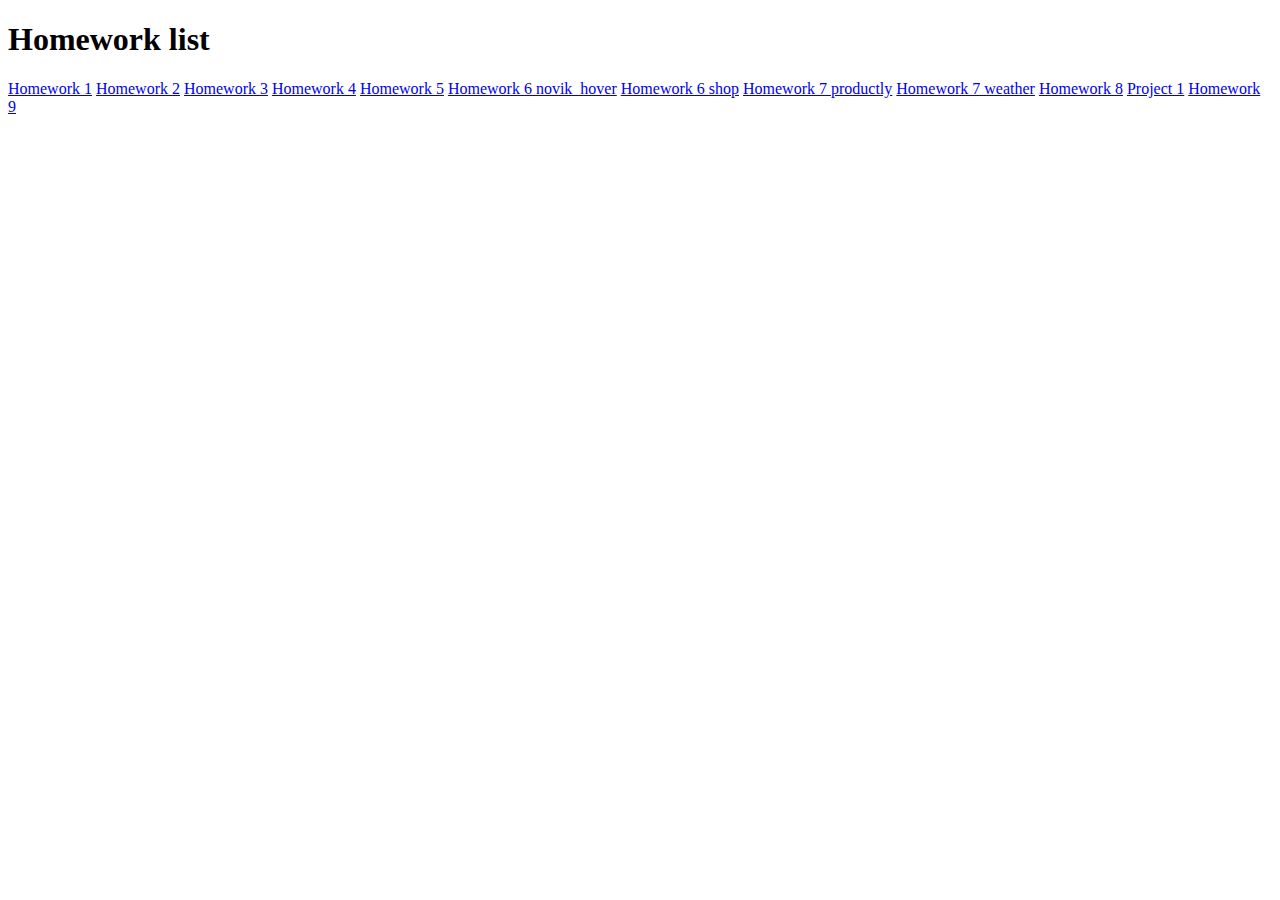
<file: index.html>
<!DOCTYPE html>
<html lang="en">
<head>
    <meta charset="UTF-8">
    <meta name="viewport" content="width=device-width, initial-scale=1.0">
    <title>Max Muliar</title>
</head>
<body>
    <h1>Homework list</h1>
    <a href="hw_1/index_hw_1.html">Homework 1</a>
    <a href="hw_2/index_hw_2.html">Homework 2</a>
    <a href="hw_3/index_hw_3.html">Homework 3</a>
    <a href="hw_4/index_hw_4.html">Homework 4</a>
    <a href="hw_5/index_hw_5.html">Homework 5</a>
    <a href="hw_6/novik_hover/index_hw_5.html">Homework 6 novik_hover</a>
    <a href="hw_6/shop/index_hw_6.html">Homework 6 shop</a>
    <a href="hw_7/productly/index.html">Homework 7 productly</a>
    <a href="hw_7/weather/index.html"> Homework 7 weather</a>
    <a href="hw_8/index.html">Homework 8</a>
    <a href="project_1/index.html">Project 1</a>
  <a href="hw_9/index.html">Homework 9</a>
</body>
</html>
</file>
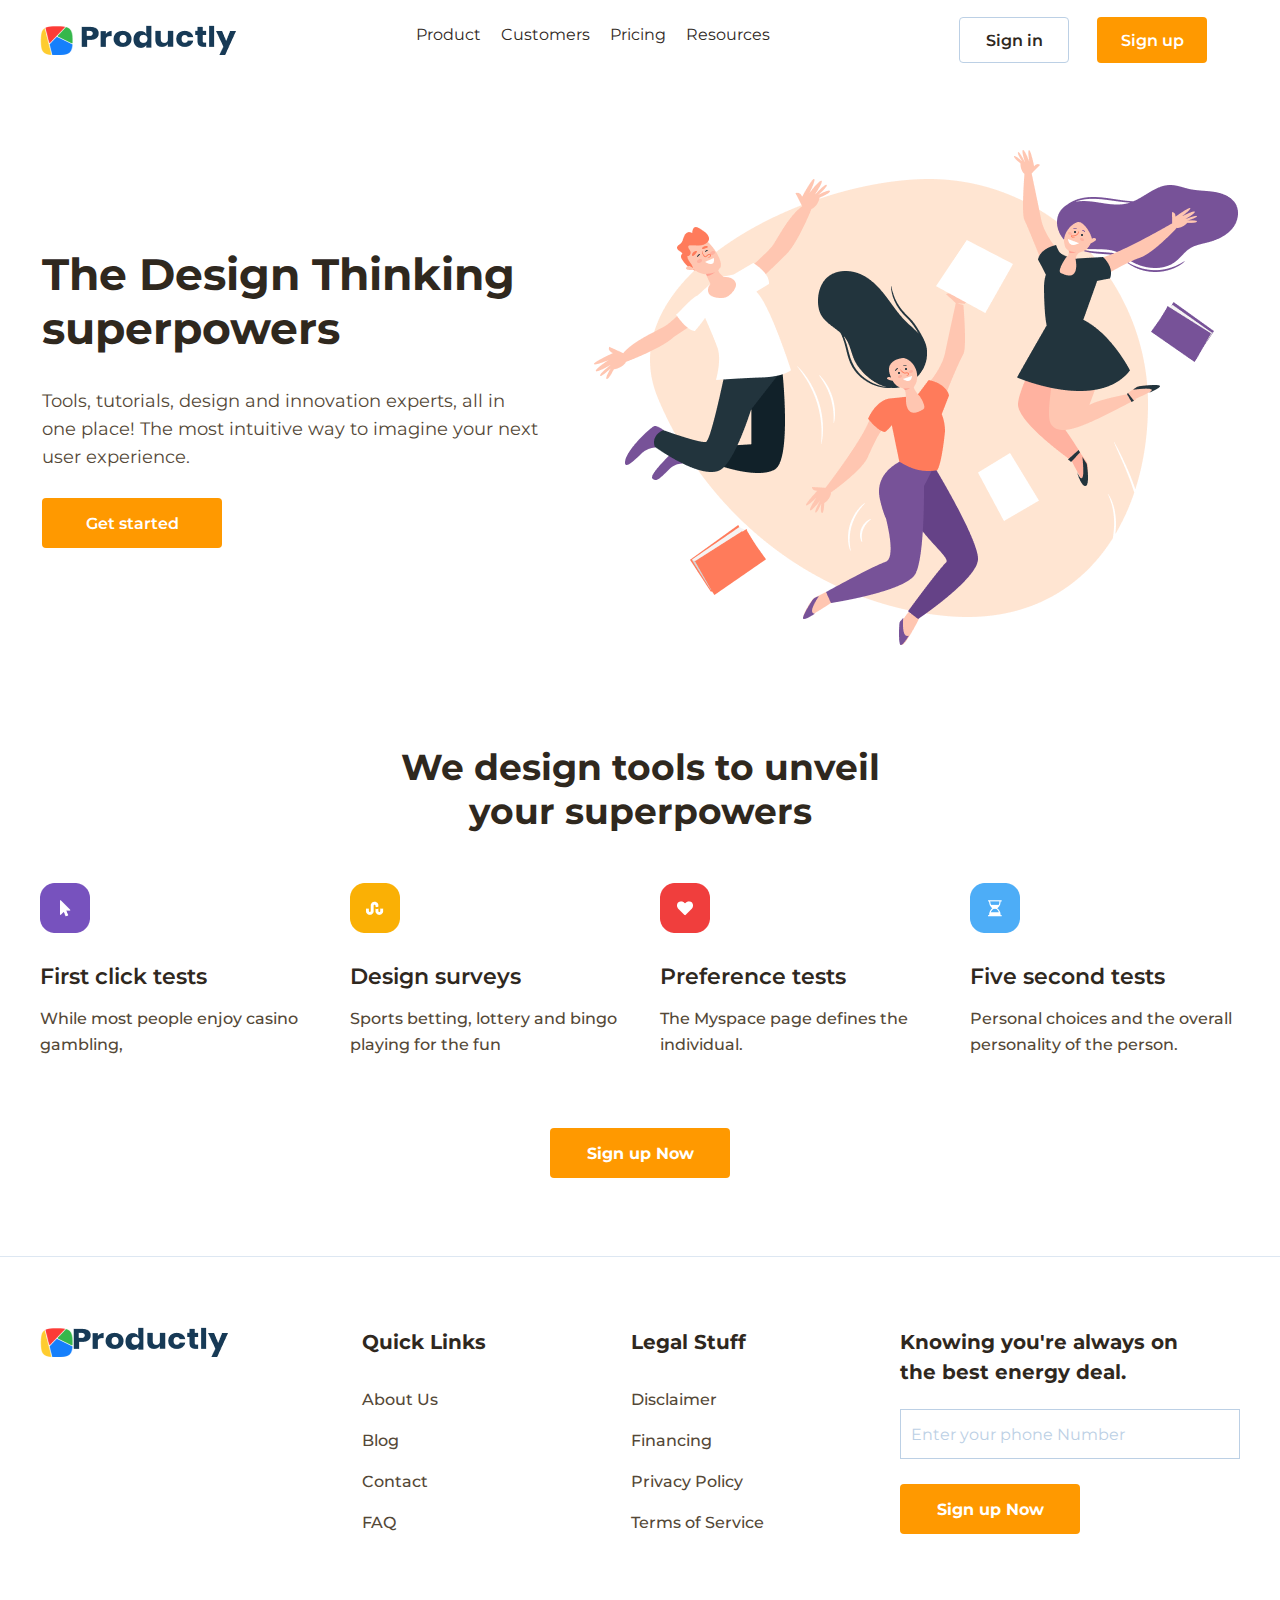
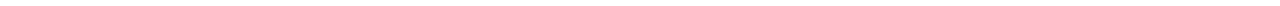
<file: hw_8/index.html>
<!DOCTYPE html>
<html lang="en">
<head>
    <meta charset="UTF-8">
    <meta name="viewport" content="width=device-width, initial-scale=1.0">
    <title>Document</title>
    <link rel="stylesheet" href="reset.css">
    <link rel="stylesheet" href="style.css">
</head>
<body>
  <header class="container">
    <div>
      <img src="img/bit.png" alt="">
      <img src="img/Productly.png" alt="">  
    </div>
    <nav>
      <ul>
        <a href=""><li>Product</li></a>
        <a href=""><li>Customers</li></a>
        <a href=""><li>Pricing</li></a>
        <a href=""><li>Resources</li></a>
      </ul>  
    </nav>
    <div>
      <button class="in">Sign in</button>
      <button class="up">Sign up</button>  
    </div>
  </header>
  <main>
    <section class="container first">
    <div class="left">
      <h1>The Design Thinking superpowers</h1>
      <p>Tools, tutorials, design and innovation experts, all in one place! The most intuitive way to imagine your next user experience.</p>
      <button>Get started</button>  
    </div>
    <div>
      <img src="img/Image.png" alt="">
    </div>
    </section>
    <section class="features">
      <h2>We design tools to unveil your superpowers</h2>
      <div class="card">
        <div>
          <img src="img/arrow.png" alt="">
          <div>
            <h3>First click tests</h3>
            <p>While most people enjoy casino gambling,</p>
          </div>
        </div>
        <div>
          <img src="img/wave.png" alt="">
          <div>
            <h3>Design surveys</h3>
            <p>Sports betting, lottery and bingo playing for the fun</p>
          </div>
        </div>
        <div>
          <img src="img/heart.png" alt="">
          <div>
            <h3>Preference tests</h3>
            <p>The Myspace page defines the individual.</p>
          </div>
        </div>
        <div>
          <img src="img/sandglasses.png" alt="">
          <div>
            <h3>Five second tests</h3>
            <p>Personal choices and the overall personality of the person. </p>
          </div>
        </div>
      </div>
      <button>Sign up Now</button>
    </section>
  </main>  
  <footer class="foontainer">
    <div>
      <img src="img/bit.png" alt="">
      <img src="img/Productly.png" alt="">
    </div>
    <div class="txtmain">
      <h3>Quick Links</h3>
      <div class="txtadd">
        <h6>About Us</h6>
        <h6>Blog</h6>
        <h6>Contact</h6>
        <h6>FAQ</h6>
      </div>
    </div>
    <div class="txtmain">
      <h3>Legal Stuff</h3>
      <div class="txtadd">
        <h6>Disclaimer</h6>
        <h6>Financing</h6>
        <h6>Privacy Policy</h6>
        <h6>Terms of Service</h6>
      </div>
    </div>
    <form action="">
      <h2>Knowing you're always on the best energy deal.</h2>
      <input type="text" placeholder="Enter your phone Number">
      <button>Sign up Now</button>
    </form>
  </footer>
</body>
</html>
</file>
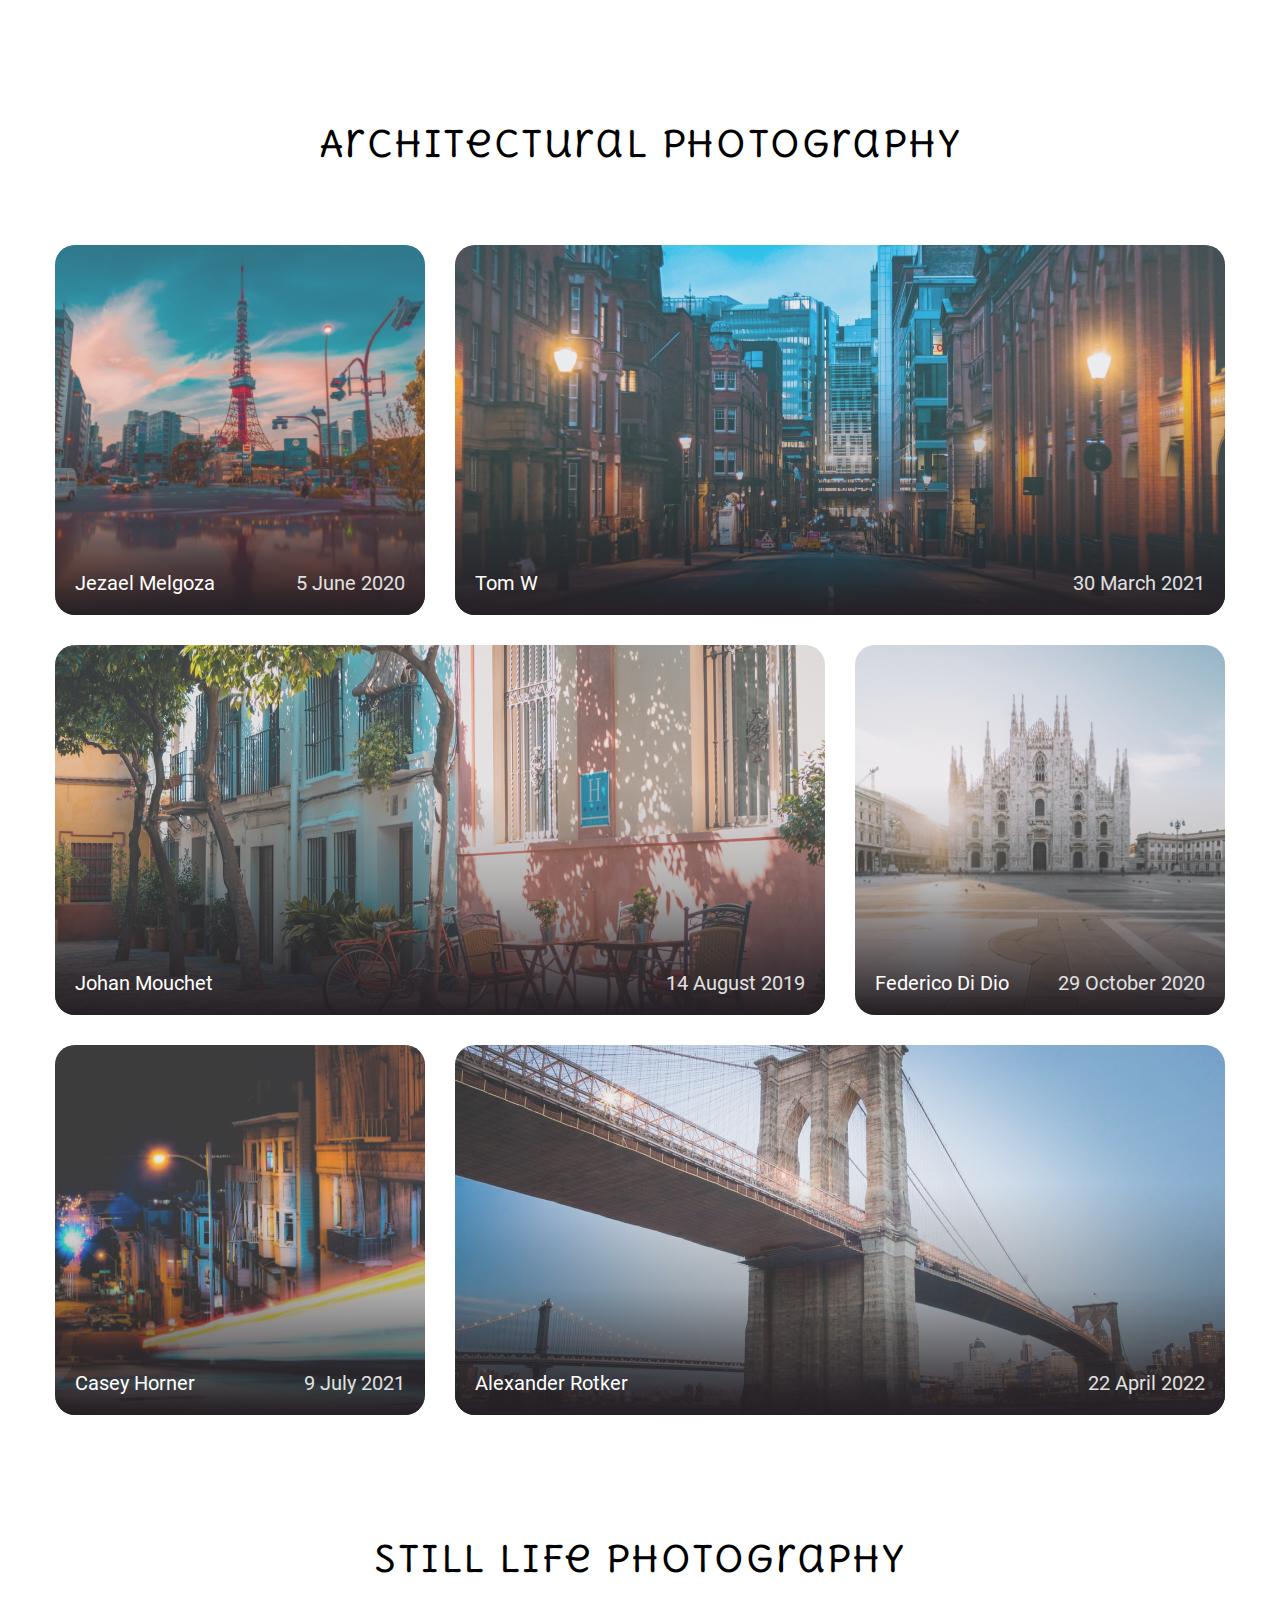
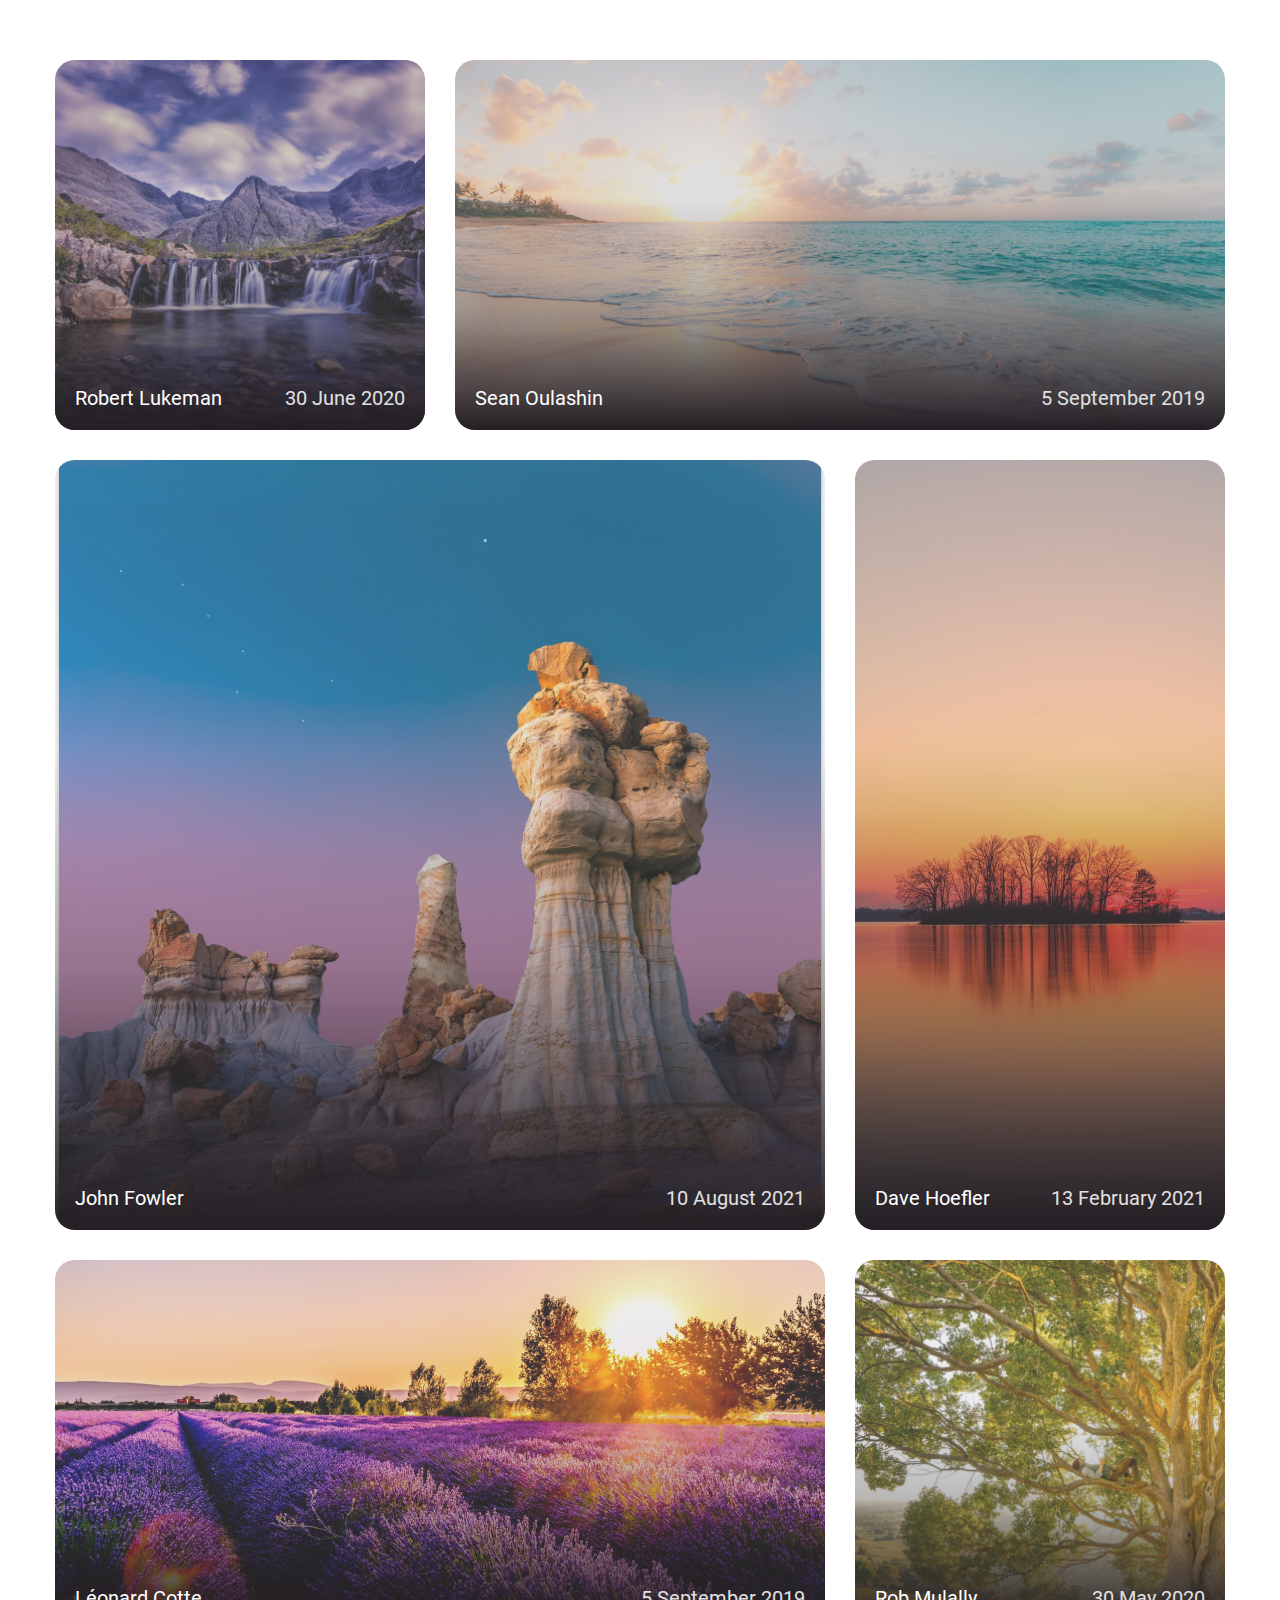
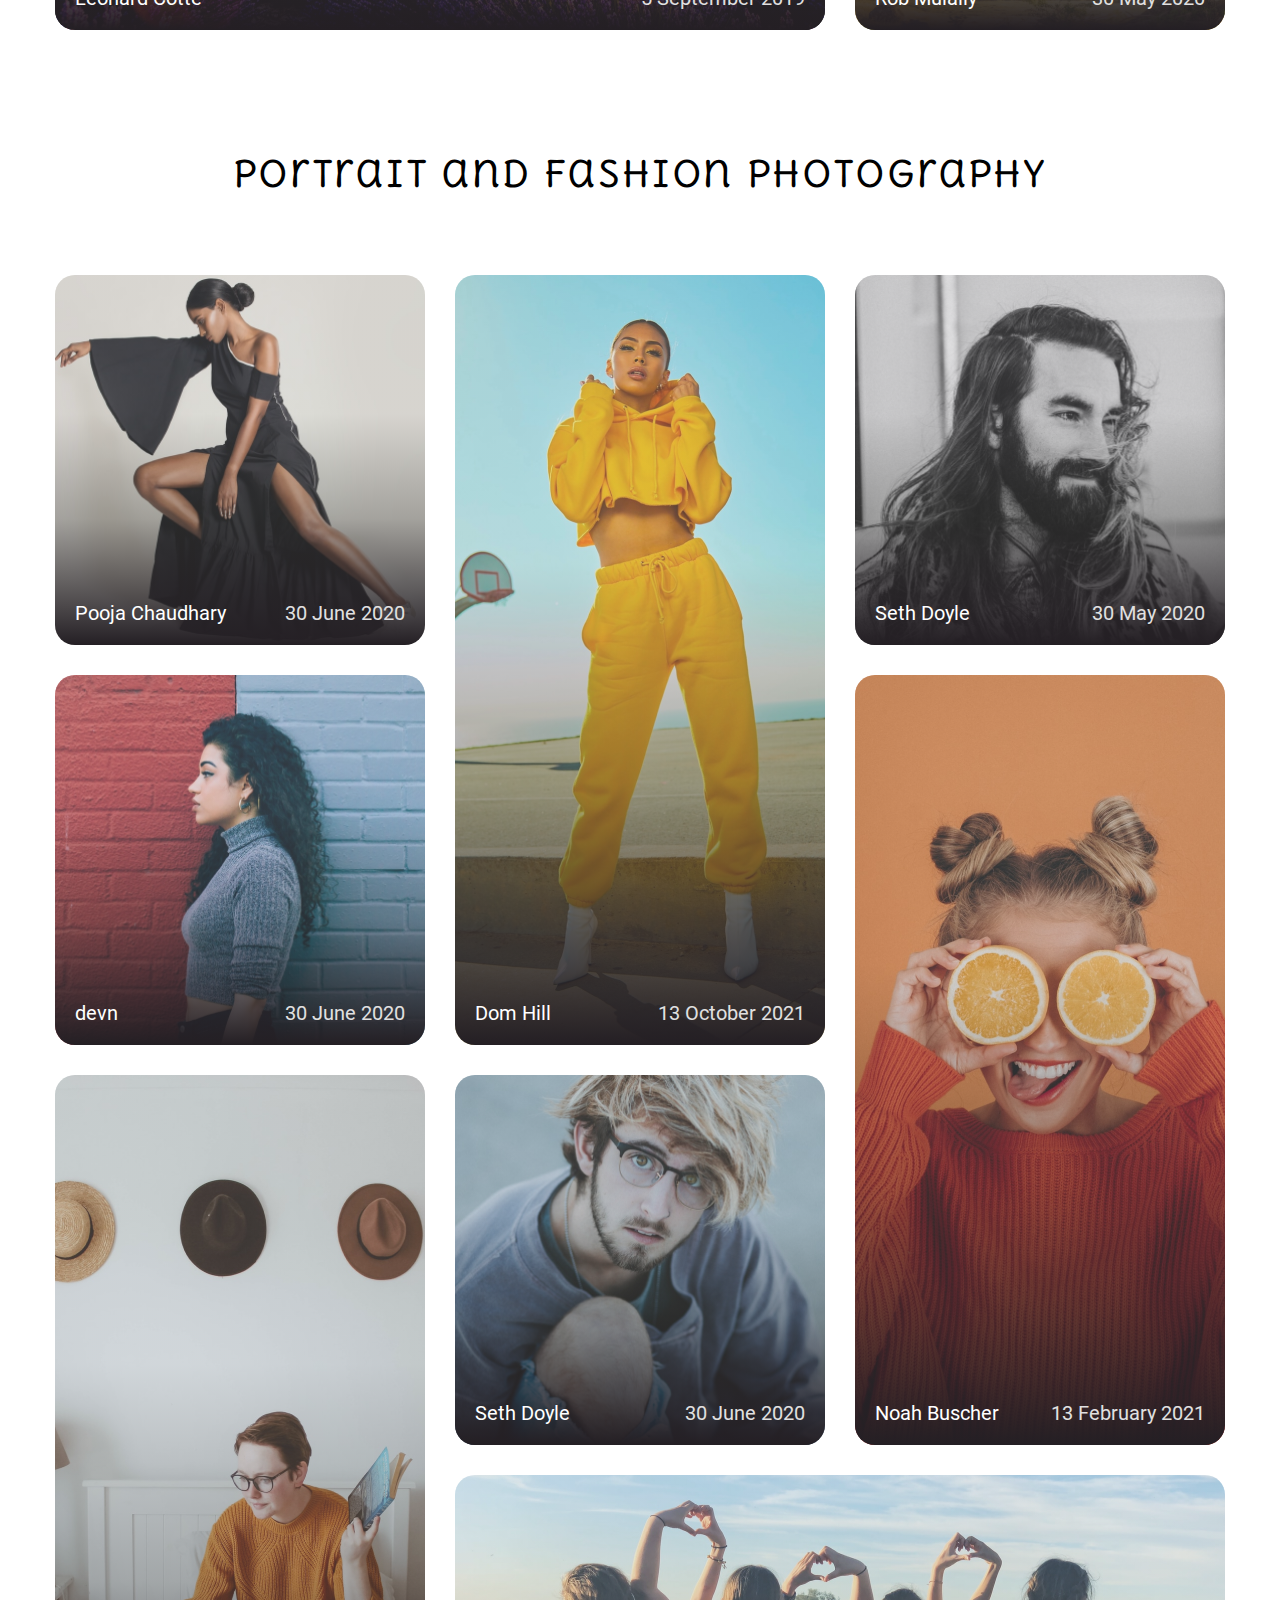
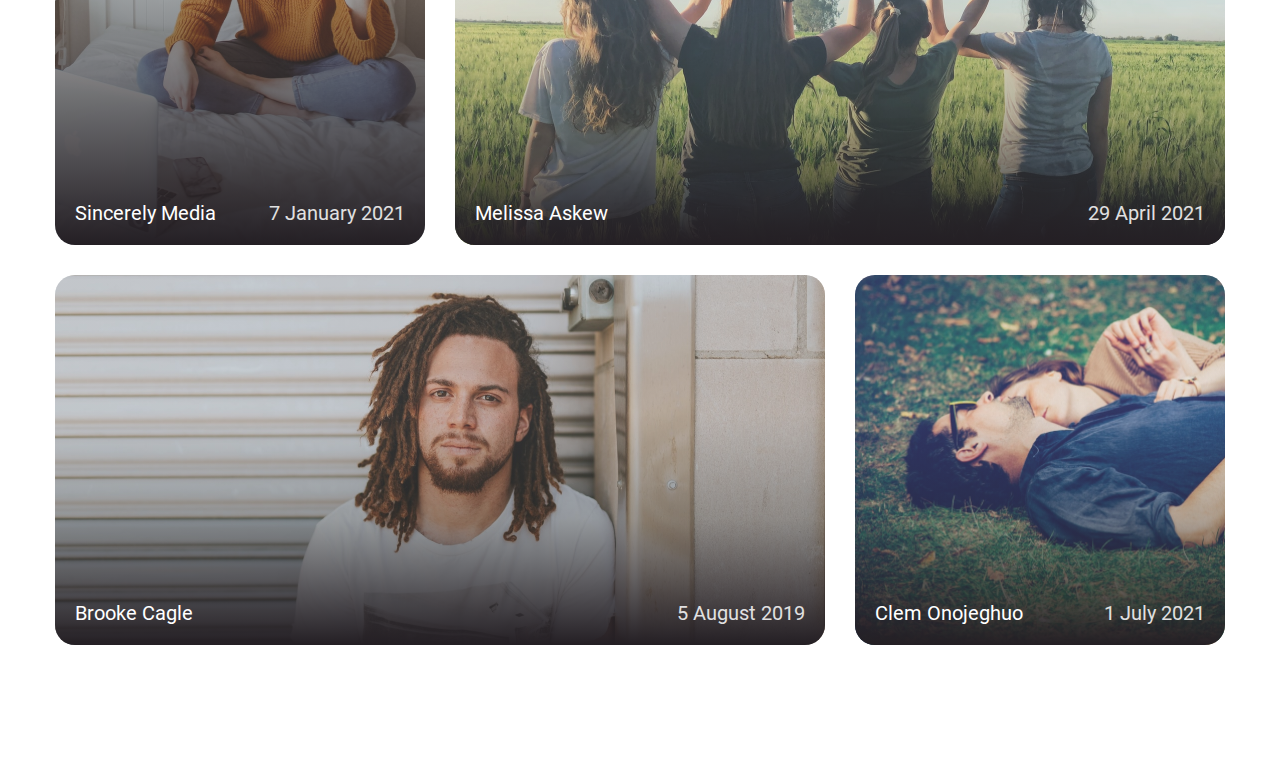
<file: hw_9/index.html>
<!DOCTYPE html>
<html lang="en">
<head>
    <meta charset="UTF-8">
    <meta name="viewport" content="width=device-width, initial-scale=1.0">
    <title>HW 9</title>
    <link rel="stylesheet" href="reset.css">
    <link rel="stylesheet" href="style.css">
</head>
<body>
  <main class="container">
    <section>
      <h1>Architectural Photography</h1>  
      <div class="arc">
        <div class="arc__item-1">
          <div class="item-cover">
            <p class="name">Jezael Melgoza</p>
            <p class="date">5 June 2020</p>
            <div class="like">
              <a href="#"><img src="img/like.svg" alt=""></a>
            </div>
            <div class="download">
              <a href="#"><img src="img/download.svg" alt=""></a>
            </div>
          </div>
        </div>
        <div class="arc__item-2">
          <div class="item-cover">
            <p class="name">Tom W</p>
            <p class="date">30 March 2021</p>
            <div class="like">
              <a href="#"><img src="img/like.svg" alt=""></a>
            </div>
            <div class="download">
              <a href="#"><img src="img/download.svg" alt=""></a>
            </div>
          </div>
        </div>
        <div class="arc__item-3">
          <div class="item-cover">
            <p class="name">Johan Mouchet</p>
            <p class="date">14 August 2019</p>
            <div class="like">
              <a href="#"><img src="img/like.svg" alt=""></a>
            </div>
            <div class="download">
              <a href="#"><img src="img/download.svg" alt=""></a>
            </div>
          </div>
        </div>
        <div class="arc__item-4">
          <div class="item-cover">
            <p class="name">Federico Di Dio</p>
            <p class="date">29 October 2020  </p>
            <div class="like">
              <a href="#"><img src="img/like.svg" alt=""></a>
            </div>
            <div class="download">
              <a href="#"><img src="img/download.svg" alt=""></a>
            </div>
          </div>
        </div>
        <div class="arc__item-5">
          <div class="item-cover">
            <p class="name">Casey Horner</p>
            <p class="date">9 July 2021</p>
            <div class="like">
              <a href="#"><img src="img/like.svg" alt=""></a>
            </div>
            <div class="download">
              <a href="#"><img src="img/download.svg" alt=""></a>
            </div>
          </div>
        </div>
        <div class="arc__item-6">
          <div class="item-cover">
            <p class="name">Alexander Rotker</p>
            <p class="date">22 April 2022</p>
            <div class="like">
              <a href="#"><img src="img/like.svg" alt=""></a>
            </div>
            <div class="download">
              <a href="#"><img src="img/download.svg" alt=""></a>
            </div>
          </div>
        </div>      
      </div>
    </section>
    <section>
      <h1>Still Life Photography</h1>
      <div class="nat">
        <div class="nat__item-1">
          <div class="item-cover">
            <p class="name">Robert Lukeman</p>
            <p class="date">30 June 2020</p>
            <div class="like">
              <a href="#"><img src="img/like.svg" alt=""></a>
            </div>
            <div class="download">
              <a href="#"><img src="img/download.svg" alt=""></a>
            </div>
          </div>
        </div>
        <div class="nat__item-2">
          <div class="item-cover">
            <p class="name">Sean Oulashin</p>
            <p class="date">5 September 2019</p>
            <div class="like">
              <a href="#"><img src="img/like.svg" alt=""></a>
            </div>
            <div class="download">
              <a href="#"><img src="img/download.svg" alt=""></a>
            </div>
          </div>
        </div>
        <div class="nat__item-3">
          <div class="item-cover">
            <p class="name">John Fowler</p>
            <p class="date">10 August 2021</p>
            <div class="like">
              <a href="#"><img src="img/like.svg" alt=""></a>
            </div>
            <div class="download">
              <a href="#"><img src="img/download.svg" alt=""></a>
            </div>
          </div>
        </div>
        <div class="nat__item-4">
          <div class="item-cover">
            <p class="name">Dave Hoefler</p>
            <p class="date">13 February 2021</p>
            <div class="like">
              <a href="#"><img src="img/like.svg" alt=""></a>
            </div>
            <div class="download">
              <a href="#"><img src="img/download.svg" alt=""></a>
            </div>
          </div>
        </div>
        <div class="nat__item-5">
          <div class="item-cover">
            <p class="name">Léonard Cotte</p>
            <p class="date">5 September 2019</p>
            <div class="like">
              <a href="#"><img src="img/like.svg" alt=""></a>
            </div>
            <div class="download">
              <a href="#"><img src="img/download.svg" alt=""></a>
            </div>
          </div>
        </div>
        <div class="nat__item-6">
          <div class="item-cover">
            <p class="name">Rob Mulally</p>
            <p class="date">30 May 2020</p>
            <div class="like">
              <a href="#"><img src="img/like.svg" alt=""></a>
            </div>
            <div class="download">
              <a href="#"><img src="img/download.svg" alt=""></a>
            </div>
          </div>
        </div>
      </div>  
    </section>
    <section>
      <h1>Portrait and Fashion Photography</h1>
      <div class="peo">
        <div class="peo__item-1">
          <div class="item-cover">
            <p class="name">Pooja Chaudhary</p>
            <p class="date">30 June 2020</p>
            <div class="like">
              <a href="#"><img src="img/like.svg" alt=""></a>
            </div>
            <div class="download">
              <a href="#"><img src="img/download.svg" alt=""></a>
            </div>
          </div>
        </div>
        <div class="peo__item-2">
          <div class="item-cover">
            <p class="name">Dom Hill</p>
            <p class="date">13 October 2021</p>
            <div class="like">
              <a href="#"><img src="img/like.svg" alt=""></a>
            </div>
            <div class="download">
              <a href="#"><img src="img/download.svg" alt=""></a>
            </div>
          </div>
        </div>
        <div class="peo__item-3">
          <div class="item-cover">
            <p class="name">Seth Doyle</p>
            <p class="date">30 May 2020</p>
            <div class="like">
              <a href="#"><img src="img/like.svg" alt=""></a>
            </div>
            <div class="download">
              <a href="#"><img src="img/download.svg" alt=""></a>
            </div>
          </div>
        </div>
        <div class="peo__item-4">
          <div class="item-cover">
            <p class="name">devn</p>
            <p class="date">30 June 2020</p>
            <div class="like">
              <a href="#"><img src="img/like.svg" alt=""></a>
            </div>
            <div class="download">
              <a href="#"><img src="img/download.svg" alt=""></a>
            </div>
          </div>
        </div>
        <div class="peo__item-5">
          <div class="item-cover">
            <p class="name">Noah Buscher</p>
            <p class="date">13 February 2021</p>
            <div class="like">
              <a href="#"><img src="img/like.svg" alt=""></a>
            </div>
            <div class="download">
              <a href="#"><img src="img/download.svg" alt=""></a>
            </div>
          </div>
        </div>
        <div class="peo__item-6">
          <div class="item-cover">
            <p class="name">Sincerely Media</p>
            <p class="date">7 January 2021</p>
            <div class="like">
              <a href="#"><img src="img/like.svg" alt=""></a>
            </div>
            <div class="download">
              <a href="#"><img src="img/download.svg" alt=""></a>
            </div>
          </div>
        </div>
        <div class="peo__item-7">
          <div class="item-cover">
            <p class="name">Seth Doyle</p>
            <p class="date">30 June 2020</p>
            <div class="like">
              <a href="#"><img src="img/like.svg" alt=""></a>
            </div>
            <div class="download">
              <a href="#"><img src="img/download.svg" alt=""></a>
            </div>
          </div>
        </div>
        <div class="peo__item-8">
          <div class="item-cover">
            <p class="name">Melissa Askew</p>
            <p class="date">29 April 2021</p>
            <div class="like">
              <a href="#"><img src="img/like.svg" alt=""></a>
            </div>
            <div class="download">
              <a href="#"><img src="img/download.svg" alt=""></a>
            </div>
          </div>
        </div>
        <div class="peo__item-9">
          <div class="item-cover">
            <p class="name">Brooke Cagle</p>
            <p class="date">5 August 2019</p>
            <div class="like">
              <a href="#"><img src="img/like.svg" alt=""></a>
            </div>
            <div class="download">
              <a href="#"><img src="img/download.svg" alt=""></a>
            </div>
          </div>
        </div>
        <div class="peo__item-10">
          <div class="item-cover">
            <p class="name">Clem Onojeghuo</p>
            <p class="date">1 July 2021</p>
            <div class="like">
              <a href="#"><img src="img/like.svg" alt=""></a>
            </div>
            <div class="download">
              <a href="#"><img src="img/download.svg" alt=""></a>
            </div>
          </div>
        </div>
      </div>
    </section>
  </main>  
</body>
</html>
</file>
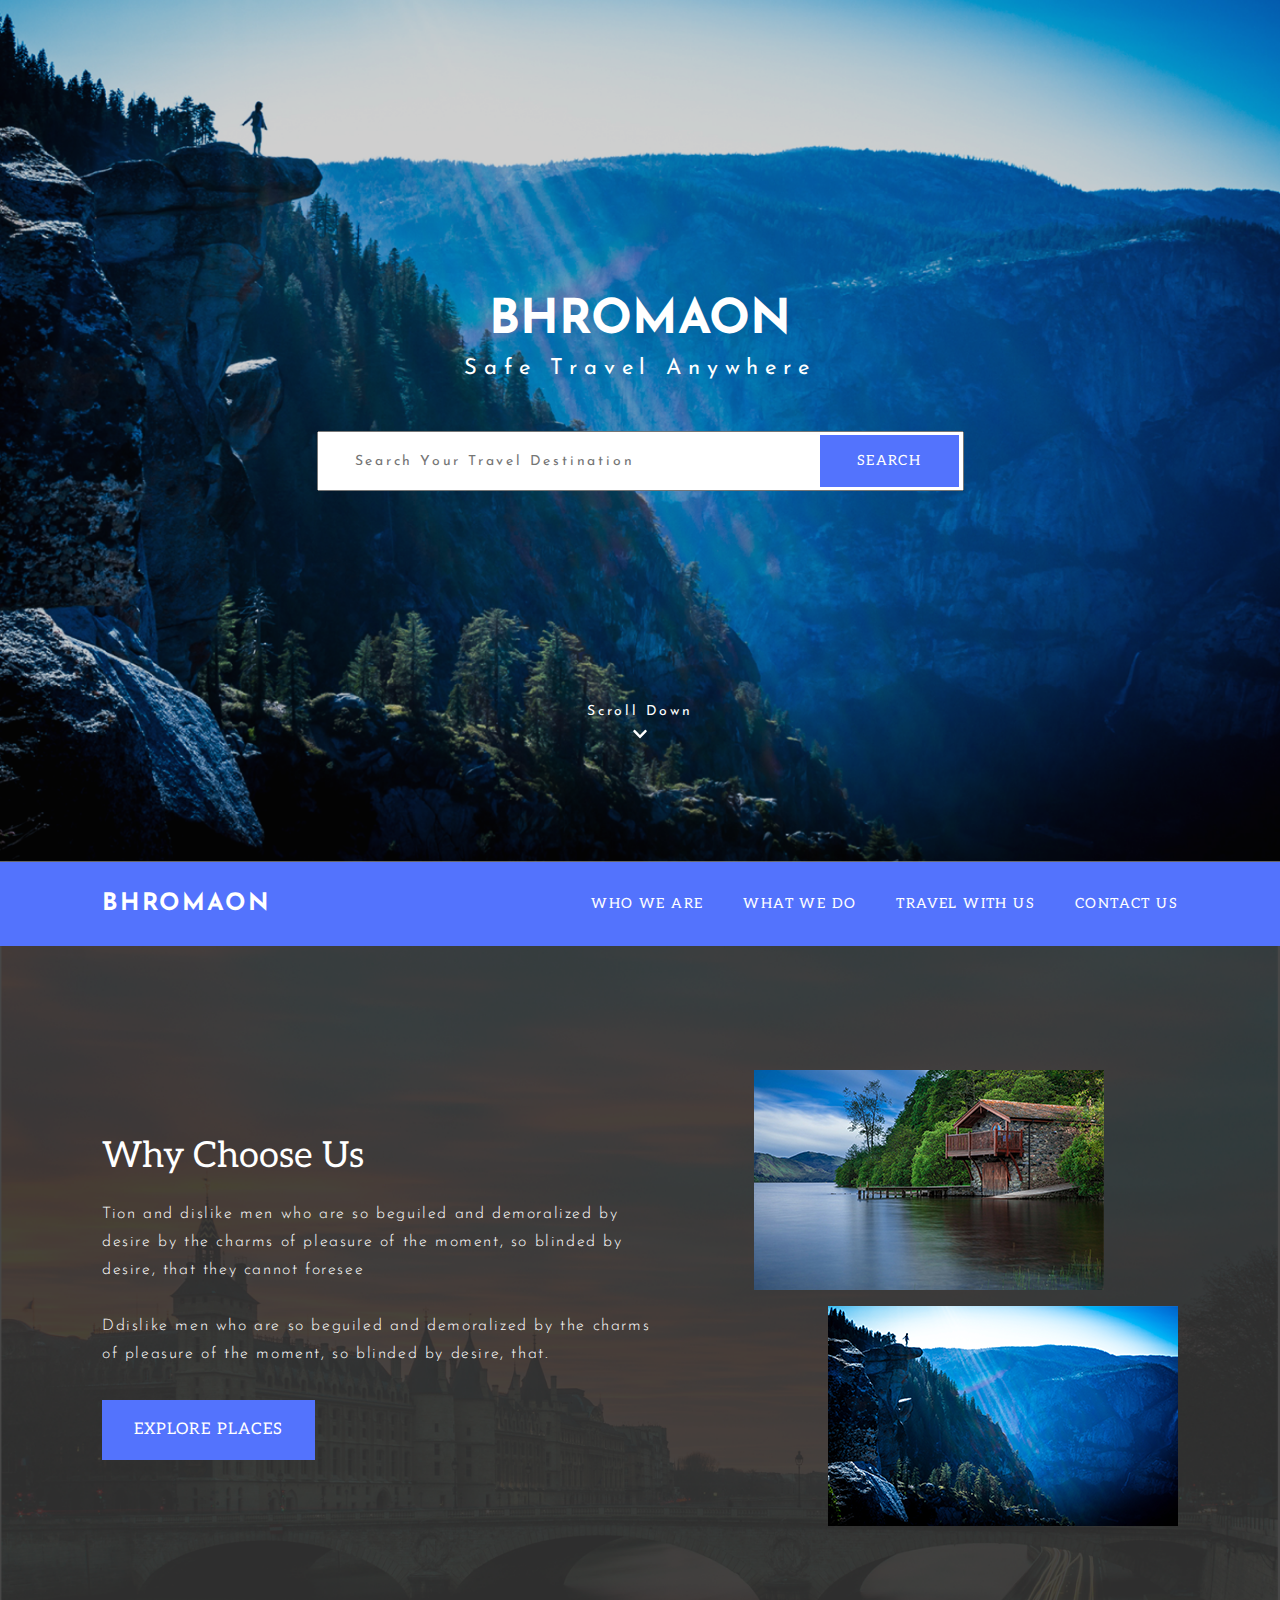
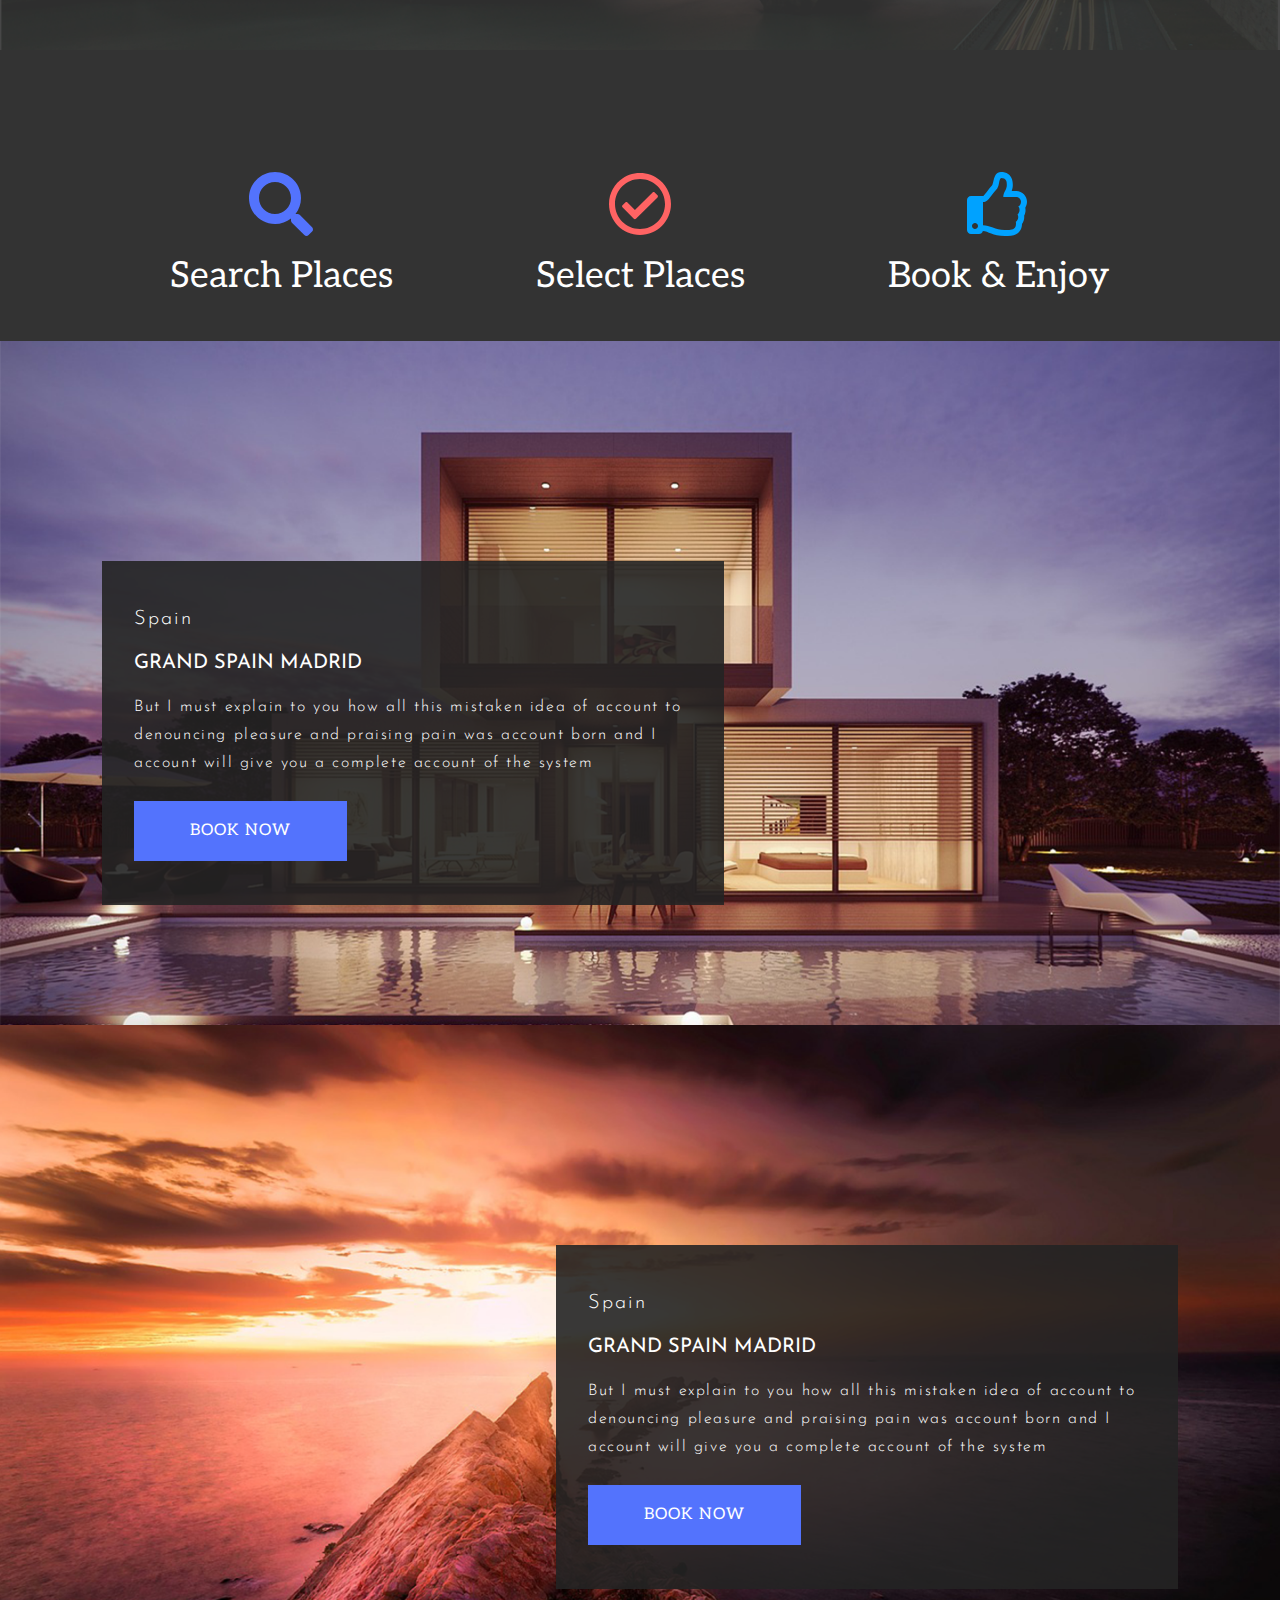
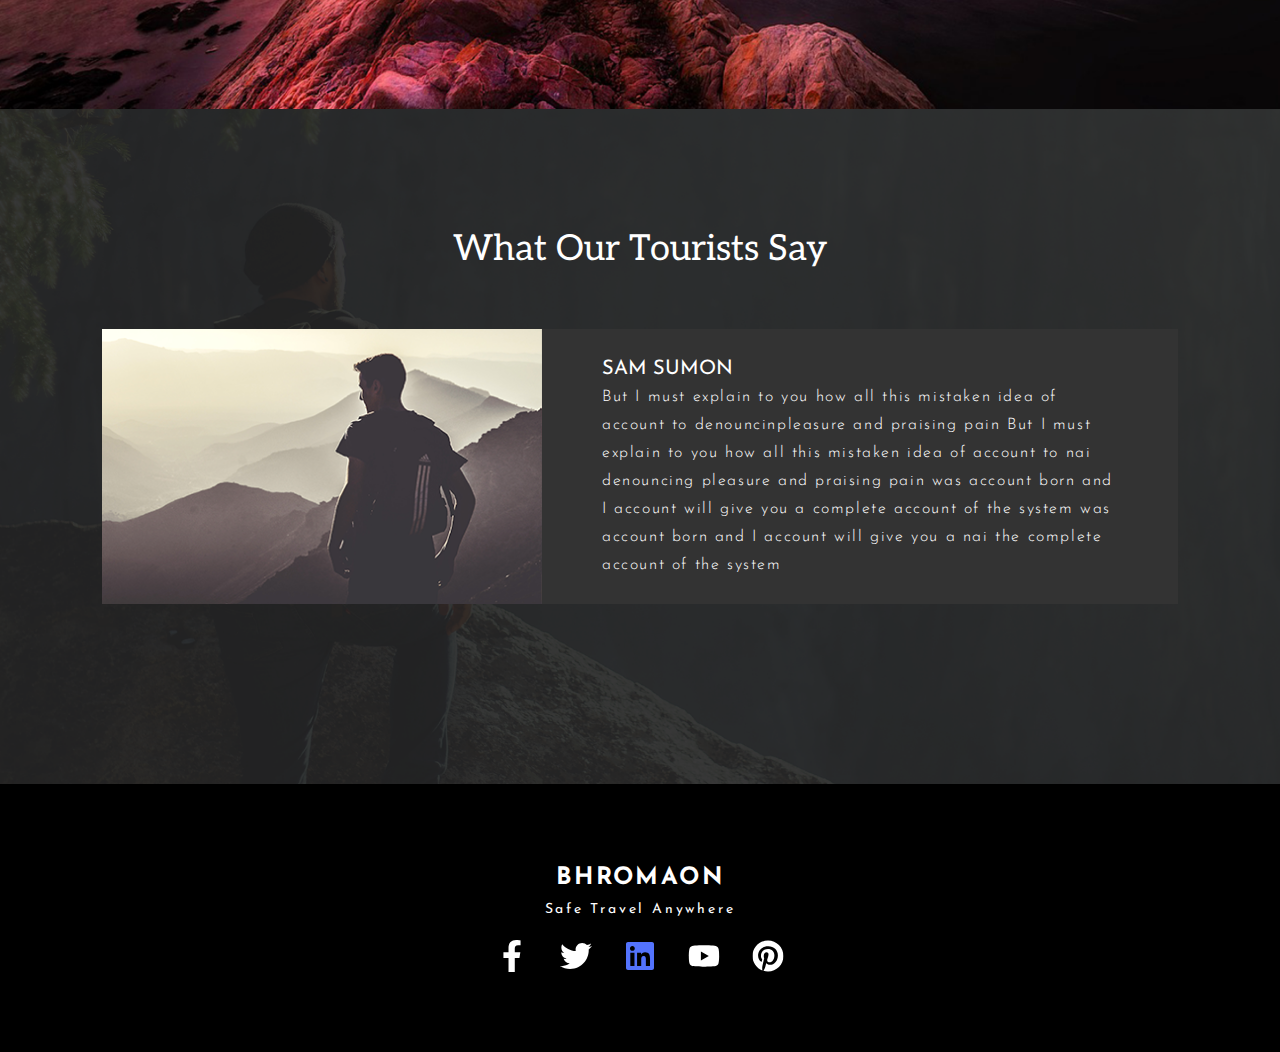
<file: project_1/index.html>
<!DOCTYPE html>
<html lang="en">
<head>
    <meta charset="UTF-8">
    <meta name="viewport" content="width=device-width, initial-scale=1.0">
    <title>Project First</title>
    <link rel="stylesheet" href="reset.css">
    <link rel="stylesheet" href="style.css">
</head>
<body>
  <header class="header">
    <div class="header__background">
      <div class="container">
        <div class="container__company-name">
          <h1 class="heading-1">Bhromaon</h1>
          <h2 class="subheading">Safe Travel Anywhere</h2>
        </div>
        <div class="container__search-tab">
          <input type="text" placeholder="Search Your Travel Destination" class="body-1 container__textfield">
          <button class="heading-4 container__input-button">Search</button>  
        </div>
        <div class="container__scroll-down">
          <p class="body-1">Scroll Down</p>
          <img src="img/chevron-down.svg" alt="" class="arrow-down">
        </div>
      </div>
    </div>
    <div class="header__navigation">
      <div class="container navigation">
        <h3 class="heading-3">Bhromaon</h3>
        <nav class="menu">
          <ul class="heading-4">
            <a href="#"><li>Who We Are</li></a>
            <a href="#"><li>What We Do</li></a>
            <a href="#"><li>Travel With Us</li></a>
            <a href="#"><li>Contact Us</li></a>
          </ul>
        </nav>
        <div class="burger-menu">
          <span class="burger-menu__line"></span>
          <span class="burger-menu__line"></span>
          <span class="burger-menu__line"></span>
        </div>
      </div>
    </div>
  </header>
  <main>
    <section class="why-us">
      <div class="container why-us__content">
        <div class="why-us__text">
          <h2 class="heading-2">Why Choose Us</h2>
          <p class="body-2">Tion and dislike men who are so beguiled and demoralized by desire by the charms of pleasure of the moment, so blinded by desire, that they cannot foresee<br><br>Ddislike men who are so beguiled and demoralized by the charms of pleasure of the moment, so blinded by desire, that.</p>
          <button class="why-us__button">Explore Places </button>
        </div>
        <div class="why-us__photo">
          <img src="img/WhyLake.png" alt="" class="lake">
          <img src="img/WhyCliff.png" alt="" class="cliff">
        </div>
      </div>
    </section>
    <section class="steps">
      <div class="container">
        <div class="step">
          <img src="img/search.svg" alt="">
          <h2 class="heading-2">Search Places</h2>
        </div>
        <div class="step">
          <img src="img/check-circle.svg" alt="">
          <h2 class="heading-2">Select Places</h2>
        </div>
        <div class="step">
          <img src="img/thumbs-up.svg" alt="">
          <h2 class="heading-2">Book & Enjoy</h2>
        </div>
      </div>
    </section>
    <section class="book-now-1">
      <div class="container">
        <div class="book__content-1">
          <h6 class="heading-6">Spain</h6>
          <h5 class="heading-5">Grand Spain Madrid</h5>
          <p class="body-2">But I must explain to you how all this mistaken idea of account to denouncing pleasure and praising pain was account  born and I account will give you a complete account of the system</p>
          <button>book now</button>
        </div>
      </div>
    </section>
    <section class="book-now-2">
      <div class="container">
        <div class="book__content-2">
          <h6 class="heading-6">Spain</h6>
          <h5 class="heading-5">Grand Spain Madrid</h5>
          <p class="body-2">But I must explain to you how all this mistaken idea of account to denouncing pleasure and praising pain was account  born and I account will give you a complete account of the system</p>
          <button>book now</button>
        </div>
      </div>
    </section>
    <section class="what-say">
      <div class="container">
        <h2 class="heading-2">What Our  Tourists Say</h2>
        <div class="what-say__content">
          <img src="img/WhatSayPhoto.png" alt="">
          <div class="what-say__text">
            <h5 class="heading-5">Sam Sumon</h5>
            <p class="body-2">     But I must explain to you how all this mistaken idea of account to denouncinpleasure and praising pain  But I must explain to you how all this mistaken idea of account to nai denouncing pleasure and praising pain was account  born and I account will give you a complete account of the system was account  born and I account will give you a nai the complete account of the system</p>
          </div>
        </div>
      </div>
    </section>
  </main>
  <footer class="footer">
    <div class="container">
      <h3 class="heading-3">Bhromaon</h3>
      <p class="body-1">Safe Travel Anywhere</p>
      <div class="social-row">
        <svg xmlns="http://www.w3.org/2000/svg" width="20" height="32" viewBox="0 0 20 32" fill="none">
          <path d="M17.4463 18L18.335 12.2087H12.7782V8.45063C12.7782 6.86625 13.5544 5.32188 16.0432 5.32188H18.5694V0.39125C18.5694 0.39125 16.2769 0 14.085 0C9.50879 0 6.51754 2.77375 6.51754 7.795V12.2087H1.43066V18H6.51754V32H12.7782V18H17.4463Z" fill="white"/>
        </svg>
        <svg xmlns="http://www.w3.org/2000/svg" width="32" height="32" viewBox="0 0 32 32" fill="none">
          <path d="M28.7106 9.48201C28.7309 9.76626 28.7309 10.0506 28.7309 10.3348C28.7309 19.0048 22.132 28.9947 10.0711 28.9947C6.35531 28.9947 2.90356 27.9185 0 26.0506C0.527937 26.1114 1.0355 26.1318 1.58375 26.1318C4.64969 26.1318 7.47206 25.0963 9.72587 23.3298C6.84262 23.2688 4.42637 21.3805 3.59387 18.7815C4 18.8424 4.40606 18.883 4.8325 18.883C5.42131 18.883 6.01019 18.8018 6.55837 18.6597C3.55331 18.0505 1.29944 15.4109 1.29944 12.2231V12.1419C2.1725 12.6293 3.18781 12.9338 4.26388 12.9744C2.49738 11.7967 1.34006 9.78657 1.34006 7.51245C1.34006 6.2942 1.66488 5.17745 2.23344 4.20282C5.46187 8.18251 10.3147 10.7814 15.7563 11.0658C15.6548 10.5784 15.5938 10.0709 15.5938 9.56326C15.5938 5.94901 18.5177 3.00488 22.1522 3.00488C24.0405 3.00488 25.7461 3.79676 26.9441 5.07595C28.4263 4.7917 29.8476 4.24345 31.1065 3.4922C30.6191 5.01507 29.5836 6.29426 28.2232 7.10638C29.5431 6.96432 30.8222 6.59876 31.9999 6.0912C31.1066 7.39063 29.9898 8.54795 28.7106 9.48201Z" fill="white"/>
        </svg>
        <svg xmlns="http://www.w3.org/2000/svg" width="28" height="32" viewBox="0 0 28 32" fill="none">
          <path d="M26 2H1.99375C0.89375 2 0 2.90625 0 4.01875V27.9813C0 29.0938 0.89375 30 1.99375 30H26C27.1 30 28 29.0938 28 27.9813V4.01875C28 2.90625 27.1 2 26 2ZM8.4625 26H4.3125V12.6375H8.46875V26H8.4625ZM6.3875 10.8125C5.05625 10.8125 3.98125 9.73125 3.98125 8.40625C3.98125 7.08125 5.05625 6 6.3875 6C7.7125 6 8.79375 7.08125 8.79375 8.40625C8.79375 9.7375 7.71875 10.8125 6.3875 10.8125ZM24.0187 26H19.8687V19.5C19.8687 17.95 19.8375 15.9563 17.7125 15.9563C15.55 15.9563 15.2188 17.6438 15.2188 19.3875V26H11.0688V12.6375H15.05V14.4625H15.1062C15.6625 13.4125 17.0188 12.3062 19.0375 12.3062C23.2375 12.3062 24.0187 15.075 24.0187 18.675V26Z" fill="#5373FD"/>
        </svg>
        <svg xmlns="http://www.w3.org/2000/svg" width="36" height="32" viewBox="0 0 36 32" fill="none">
          <path d="M34.3534 7.75519C33.9609 6.27706 32.8042 5.11294 31.3357 4.71788C28.6738 4 18 4 18 4C18 4 7.32623 4 4.66429 4.71788C3.19573 5.113 2.0391 6.27706 1.64654 7.75519C0.933289 10.4344 0.933289 16.0243 0.933289 16.0243C0.933289 16.0243 0.933289 21.6141 1.64654 24.2933C2.0391 25.7714 3.19573 26.8871 4.66429 27.2821C7.32623 28 18 28 18 28C18 28 28.6737 28 31.3357 27.2821C32.8042 26.8871 33.9609 25.7714 34.3534 24.2933C35.0667 21.6141 35.0667 16.0243 35.0667 16.0243C35.0667 16.0243 35.0667 10.4344 34.3534 7.75519ZM14.509 21.0994V10.9491L23.4302 16.0244L14.509 21.0994Z" fill="white"/>
        </svg>
        <svg xmlns="http://www.w3.org/2000/svg" width="31" height="32" viewBox="0 0 31 32" fill="none">
          <g clip-path="url(#clip0_1_297)">
            <path d="M31 16C31 24.5625 24.0625 31.5 15.5 31.5C13.9 31.5 12.3625 31.2563 10.9125 30.8062C11.5438 29.775 12.4875 28.0875 12.8375 26.7437C13.025 26.0187 13.8 23.0562 13.8 23.0562C14.3063 24.0187 15.7812 24.8375 17.35 24.8375C22.025 24.8375 25.3937 20.5375 25.3937 15.1938C25.3937 10.075 21.2125 6.24375 15.8375 6.24375C9.15 6.24375 5.59375 10.7312 5.59375 15.625C5.59375 17.9 6.80625 20.7313 8.7375 21.6313C9.03125 21.7688 9.1875 21.7062 9.25625 21.425C9.30625 21.2125 9.56875 20.1562 9.6875 19.6688C9.725 19.5125 9.70625 19.375 9.58125 19.225C8.95 18.4438 8.4375 17.0187 8.4375 15.6875C8.4375 12.2688 11.025 8.9625 15.4375 8.9625C19.2437 8.9625 21.9125 11.5562 21.9125 15.2688C21.9125 19.4625 19.7938 22.3687 17.0375 22.3687C15.5188 22.3687 14.375 21.1125 14.7437 19.5688C15.1812 17.725 16.025 15.7375 16.025 14.4062C16.025 13.2188 15.3875 12.225 14.0625 12.225C12.5063 12.225 11.2563 13.8313 11.2563 15.9875C11.2563 17.3625 11.7188 18.2875 11.7188 18.2875C11.7188 18.2875 10.1875 24.775 9.90625 25.9875C9.59375 27.325 9.71875 29.2125 9.85 30.4375C4.0875 28.1812 0 22.5688 0 16C0 7.4375 6.9375 0.5 15.5 0.5C24.0625 0.5 31 7.4375 31 16Z" fill="white"/>
          </g>
          <defs>
            <clipPath id="clip0_1_297">
              <rect width="31" height="32" fill="white"/>
            </clipPath>
          </defs>
        </svg>
      </div>
    </div>
  </footer>  
</body>
</html>
</file>
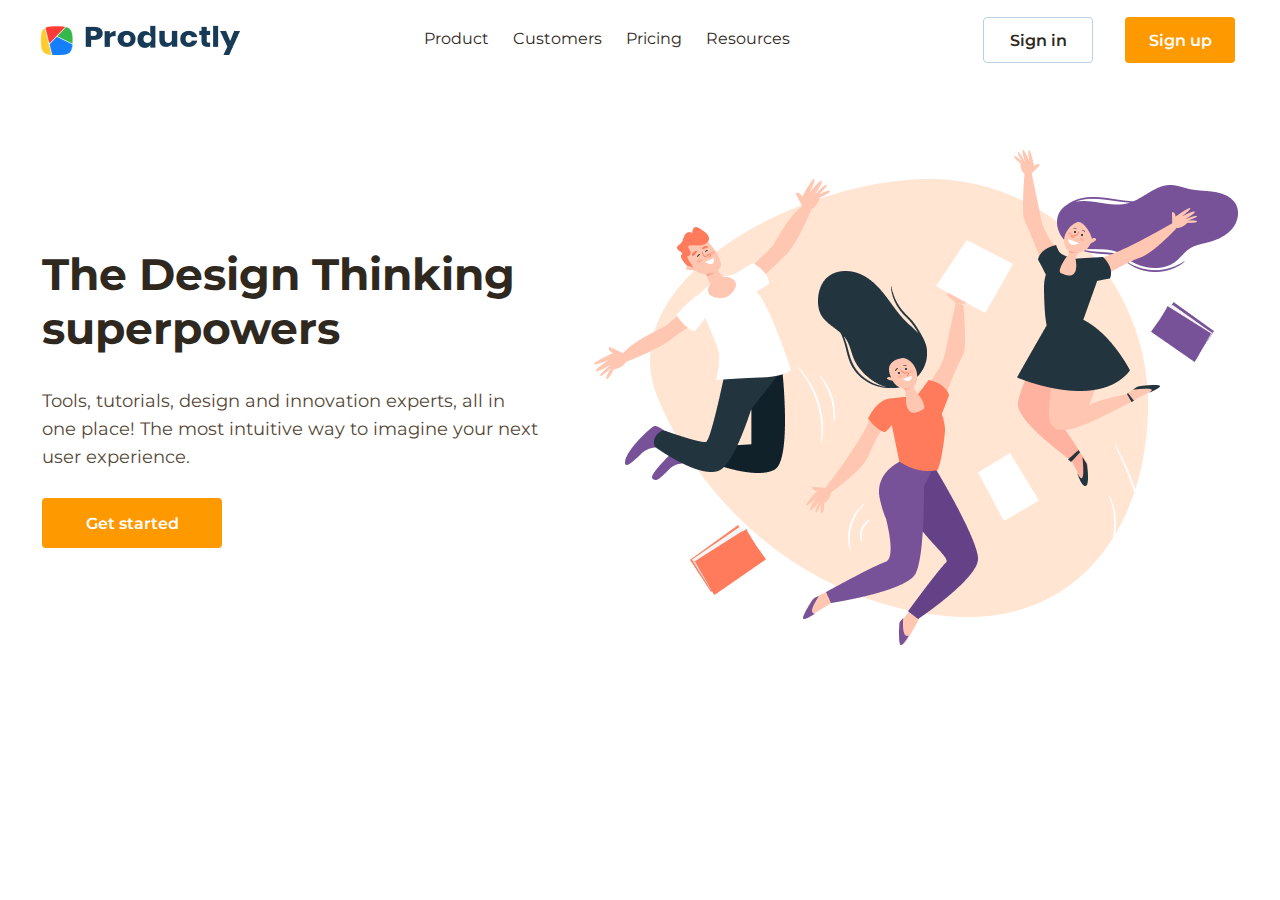
<file: hw_7/productly/index.html>
<!DOCTYPE html>
<html lang="en">
<head>
    <meta charset="UTF-8">
    <meta name="viewport" content="width=device-width, initial-scale=1.0">
    <title>Document</title>
    <link rel="stylesheet" href="reset.css">
    <link rel="stylesheet" href="style.css">
</head>
<body>
  <header class="container">
    <div>
      <img src="img/bit.png" alt="">
      <img src="img/Productly.png" alt="">  
    </div>
    <nav>
      <ul>
        <a href=""><li>Product</li></a>
        <a href=""><li>Customers</li></a>
        <a href=""><li>Pricing</li></a>
        <a href=""><li>Resources</li></a>
      </ul>  
    </nav>
    <div>
      <button class="in">Sign in</button>
      <button class="up">Sign up</button>  
    </div>
  </header>
  <section class="container first">
    <div class="left">
      <h1>The Design Thinking superpowers</h1>
      <p>Tools, tutorials, design and innovation experts, all in one place! The most intuitive way to imagine your next user experience.</p>
      <button>Get started</button>  
    </div>
    <div>
      <img src="img/Image.png" alt="">
    </div>
  </section>
</body>
</html>
</file>
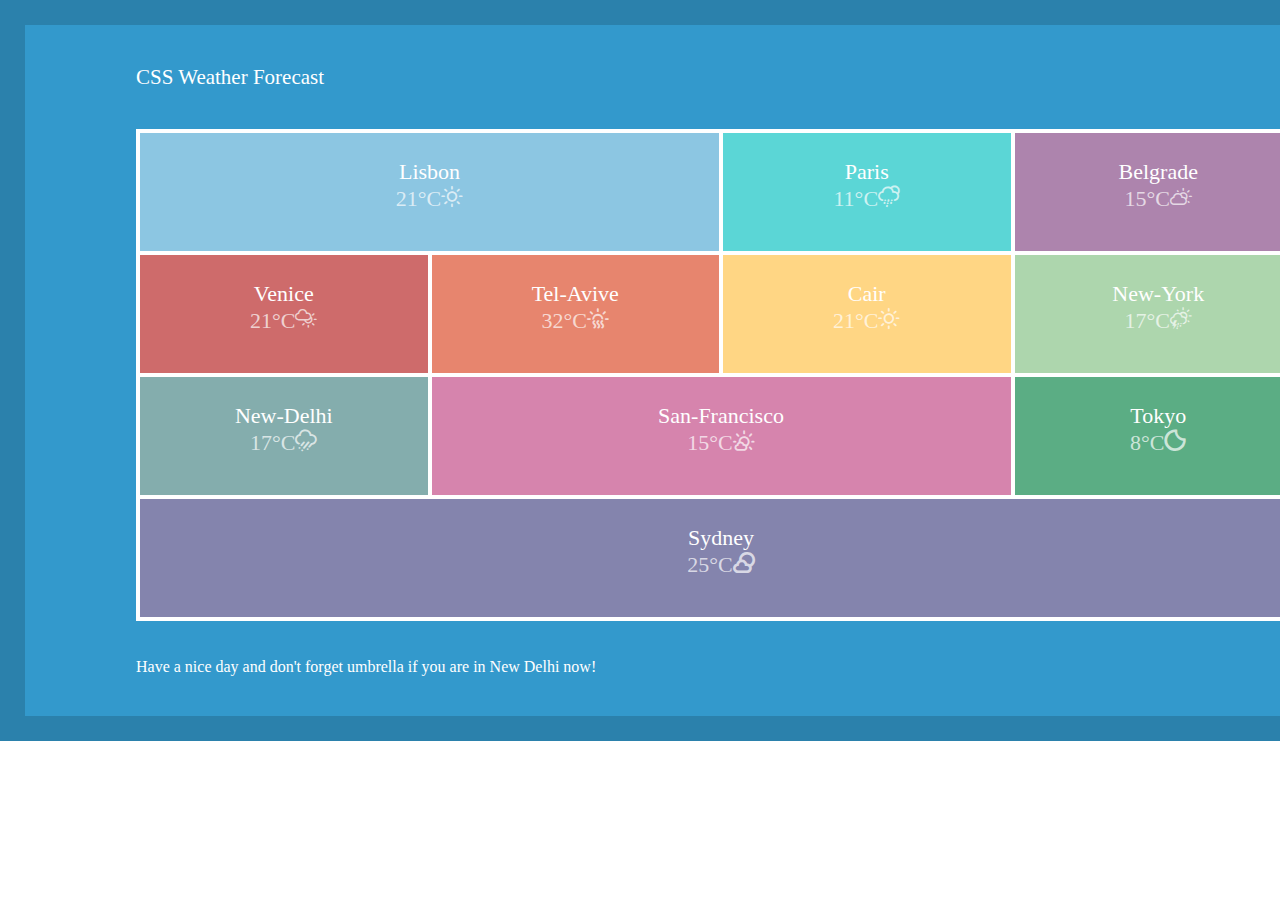
<file: hw_7/weather/index.html>
<!DOCTYPE html>
<html lang="en">
<head>
    <meta charset="UTF-8">
    <meta name="viewport" content="width=device-width, initial-scale=1.0">
    <title>Document</title>
    <link rel="stylesheet" href="reset.css">
    <link rel="stylesheet" href="awesomeweather.css">
    <link rel="stylesheet" href="style.css">
</head>
<body>
  <section class="container">
    <h1>CSS Weather Forecast </h1>
    <div class="main">
      <div class="card lisbon">
        <h2>Lisbon</h2>
        <p class="icon-sun">21°C</p>
      </div>
      <div class="card paris">
        <h2>Paris</h2>
        <p class="icon-cloudsunrain">11°C</p>
      </div> 
      <div class="card belgrade">
        <h2>Belgrade</h2>
        <p class="icon-cloudsun">15°C</p>
      </div>
      <div class="card venice">
        <h2>Venice</h2>
        <p class="icon-cloud_sun">21°C</p>
      </div> 
      <div class="card tel">
        <h2>Tel-Avive</h2>
        <p class="icon-sunhot">32°C</p>
      </div> 
      <div class="card cair">
        <h2>Cair</h2>
        <p class="icon-sun">21°C</p>
      </div> 
      <div class="card nyc">
        <h2>New-York</h2>
        <p class="icon-storm">17°C</p>
      </div>
      <div class="card nd">
        <h2>New-Delhi</h2>
        <p class="icon-cloudrain">17°C</p>
      </div>  
      <div class="card sf">
        <h2>San-Francisco</h2>
        <p class="icon-sun_s_cloud">15°C</p>
      </div>  
      <div class="card tokyo">
        <h2>Tokyo</h2>
        <p class="icon-moon">8°C</p>
      </div>
      <div class="card sydney">
        <h2>Sydney</h2>
        <p class="icon-cloudmoon">25°C</p>
      </div>      
    </div>
    <h6>Have a nice day and don't forget umbrella if you are in New Delhi now!</h6>
  </section> 
</body>
</html>
</file>
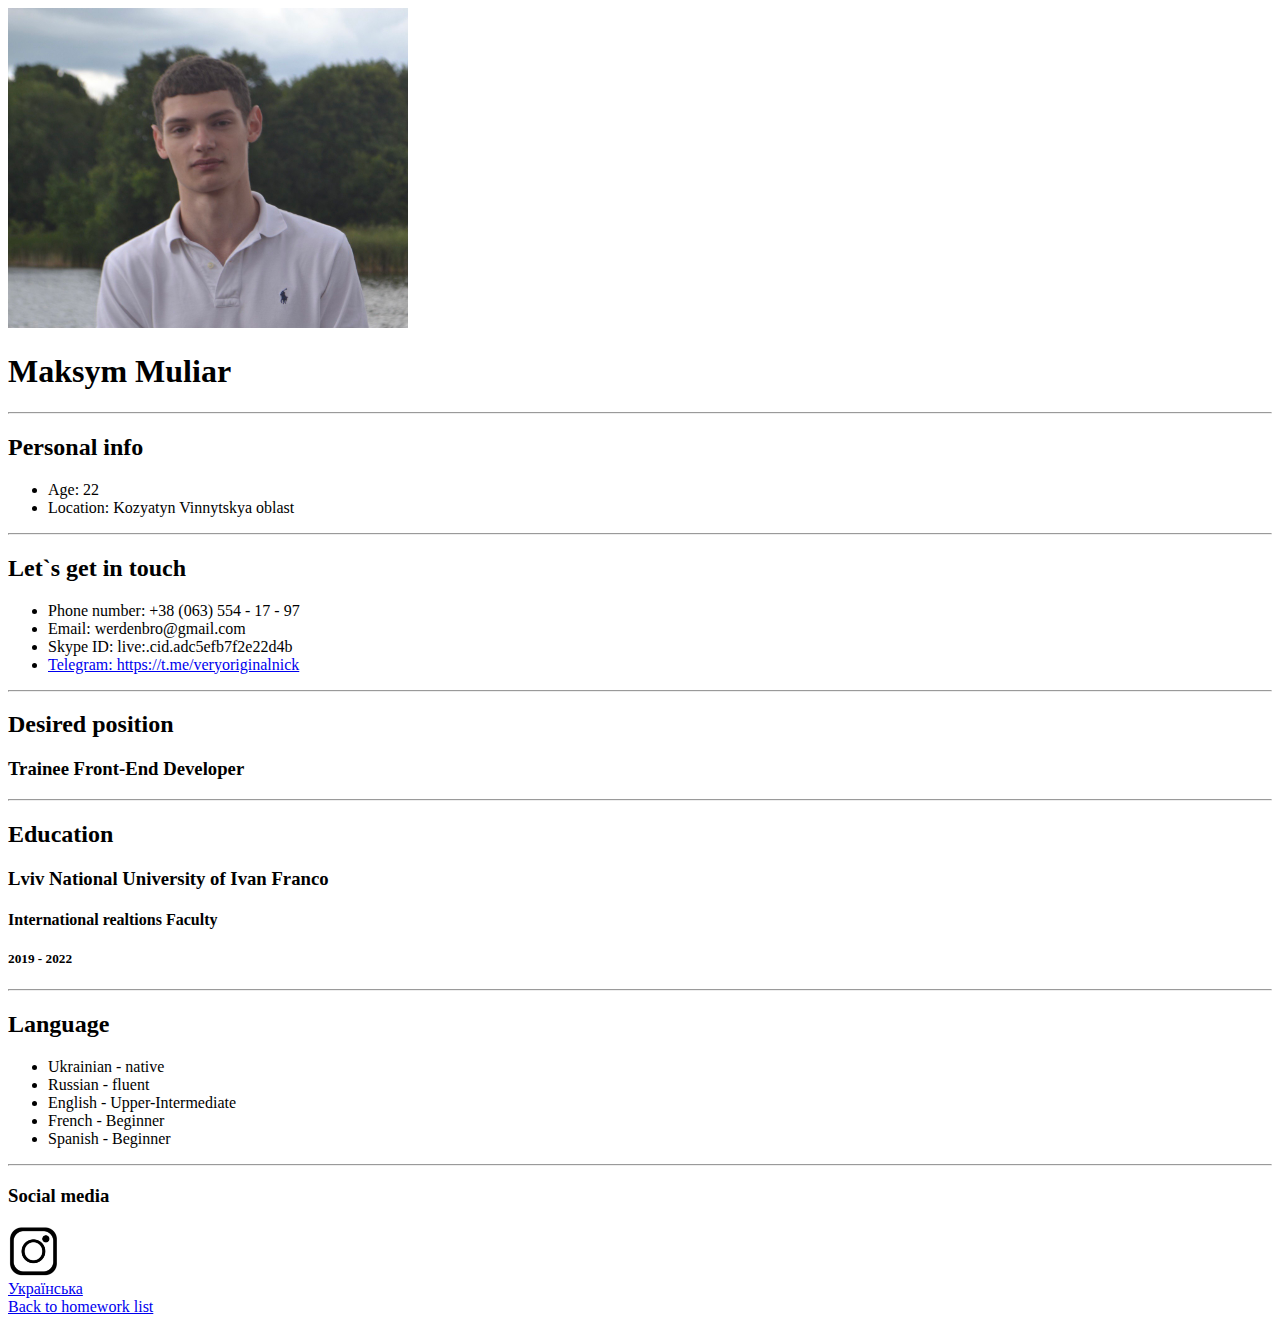
<file: hw_1/index_hw_1.html>
<!DOCTYPE html>
<html lang="en">
<head>
    <meta charset="UTF-8">
    <meta name="viewport" content="width=device-width, initial-scale=1.0">
    <title>CV Max Muliar</title>
</head>
<body>
    <img src="cvphoto.jpg" alt="Mamma`s boy" width="400">
    <h1>Maksym Muliar</h1>
    <hr>
    <h2>Personal info</h2>
    <ul>
        <li>Age: 22</li>
        <li>Location: Kozyatyn Vinnytskya oblast</li>
    </ul>
    <hr>
    <h2>Let`s get in touch</h2>
    <ul>
        <li>Phone number: +38 (063) 554 - 17 - 97</li>
        <li>Email: werdenbro@gmail.com</li>
        <li>Skype ID: live:.cid.adc5efb7f2e22d4b</li>
        <li><a href="https://t.me/veryoriginalnick">Telegram: https://t.me/veryoriginalnick</a></li>
    </ul>
    <hr>
    <h2>Desired position</h2>
    <h3>Trainee Front-End Developer</h3>
    <hr>
    <h2>Education</h2>
    <h3>Lviv National University of Ivan Franco</h3>
    <h4>International realtions Faculty</h4>
    <h5>2019 - 2022</h5>
    <hr>
    <h2>Language</h2>
    <ul>
        <li>Ukrainian - native</li>
        <li>Russian - fluent</li>
        <li>English - Upper-Intermediate</li>
        <li>French - Beginner</li>
        <li>Spanish - Beginner</li>
    </ul>
    <hr>
    <h3>Social media</h3>
    <a href="https://www.instagram.com/mostoriginalnick/" target="_blank"><img src="instlogo.png" alt="" width="50"></a>
    <br>
    <a href="index_hw_1_ua.html">Українська</a>
    <br>
    <a href="../index.html">Back to homework list</a>
</body>
</html>
</file>
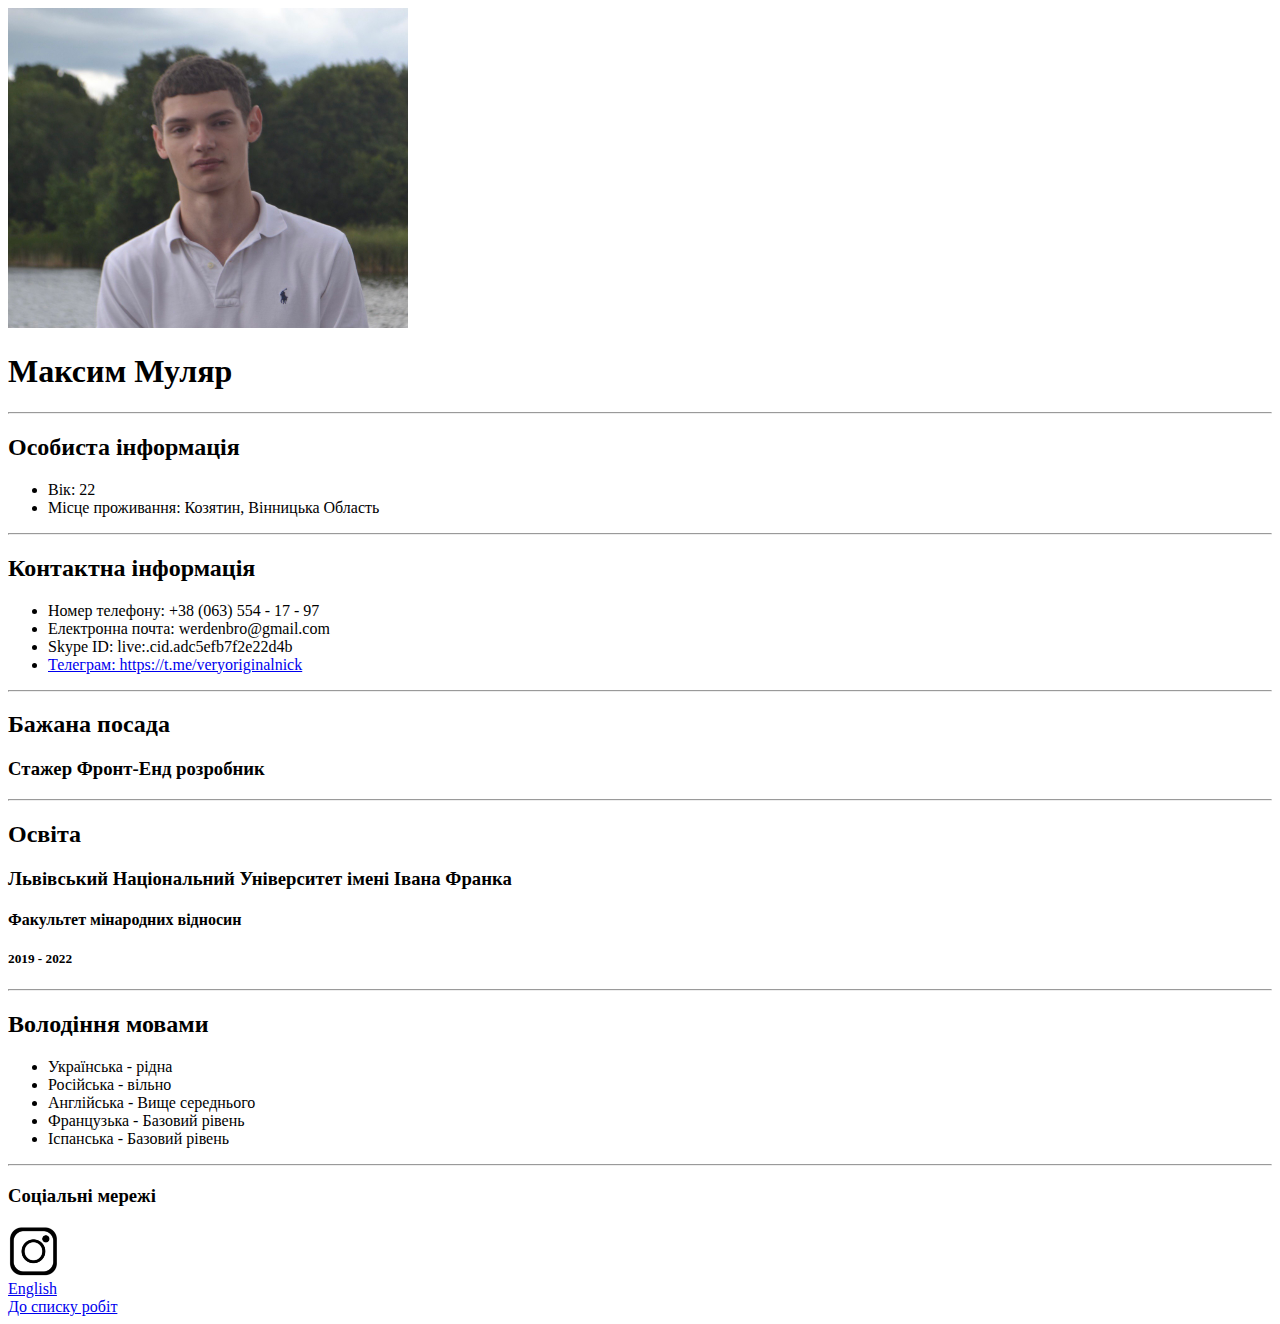
<file: hw_1/index_hw_1_ua.html>
<!DOCTYPE html>
<html lang="uk-UA">
<head>
    <meta charset="UTF-8">
    <meta name="viewport" content="width=device-width, initial-scale=1.0">
    <title>Резюме Максим Муляр</title>
</head>
<body>
    <img src="cvphoto.jpg" alt="Mamma`s boy" width="400">
    <h1>Максим Муляр</h1>
    <hr>
    <h2>Особиста інформація</h2>
    <ul>
        <li>Вік: 22</li>
        <li>Місце проживання: Козятин, Вінницька Область</li>
    </ul>
    <hr>
    <h2>Контактна інформація</h2>
    <ul>
        <li>Номер телефону: +38 (063) 554 - 17 - 97</li>
        <li>Електронна почта: werdenbro@gmail.com</li>
        <li>Skype ID: live:.cid.adc5efb7f2e22d4b</li>
        <li><a href="https://t.me/veryoriginalnick">Телеграм: https://t.me/veryoriginalnick</a></li>
    </ul>
    <hr>
    <h2>Бажана посада</h2>
    <h3>Стажер Фронт-Енд розробник</h3>
    <hr>
    <h2>Освіта</h2>
    <h3>Львівський Національний Університет імені Івана Франка</h3>
    <h4>Факультет мінародних відносин</h4>
    <h5>2019 - 2022</h5>
    <hr>
    <h2>Володіння мовами</h2>
    <ul>
        <li>Українська - рідна</li>
        <li>Російська - вільно</li>
        <li>Англійська - Вище середнього</li>
        <li>Французька - Базовий рівень</li>
        <li>Іспанська - Базовий рівень</li>
    </ul>
    <hr>
    <h3>Соціальні мережі</h3>
    <a href="https://www.instagram.com/mostoriginalnick/" target="_blank"><img src="instlogo.png" alt="" width="50"></a>
    <br>
    <a href="index_hw_1.html">English</a>
    <br>
    <a href="../index.html">До списку робіт</a>
</body>
</html>
</file>
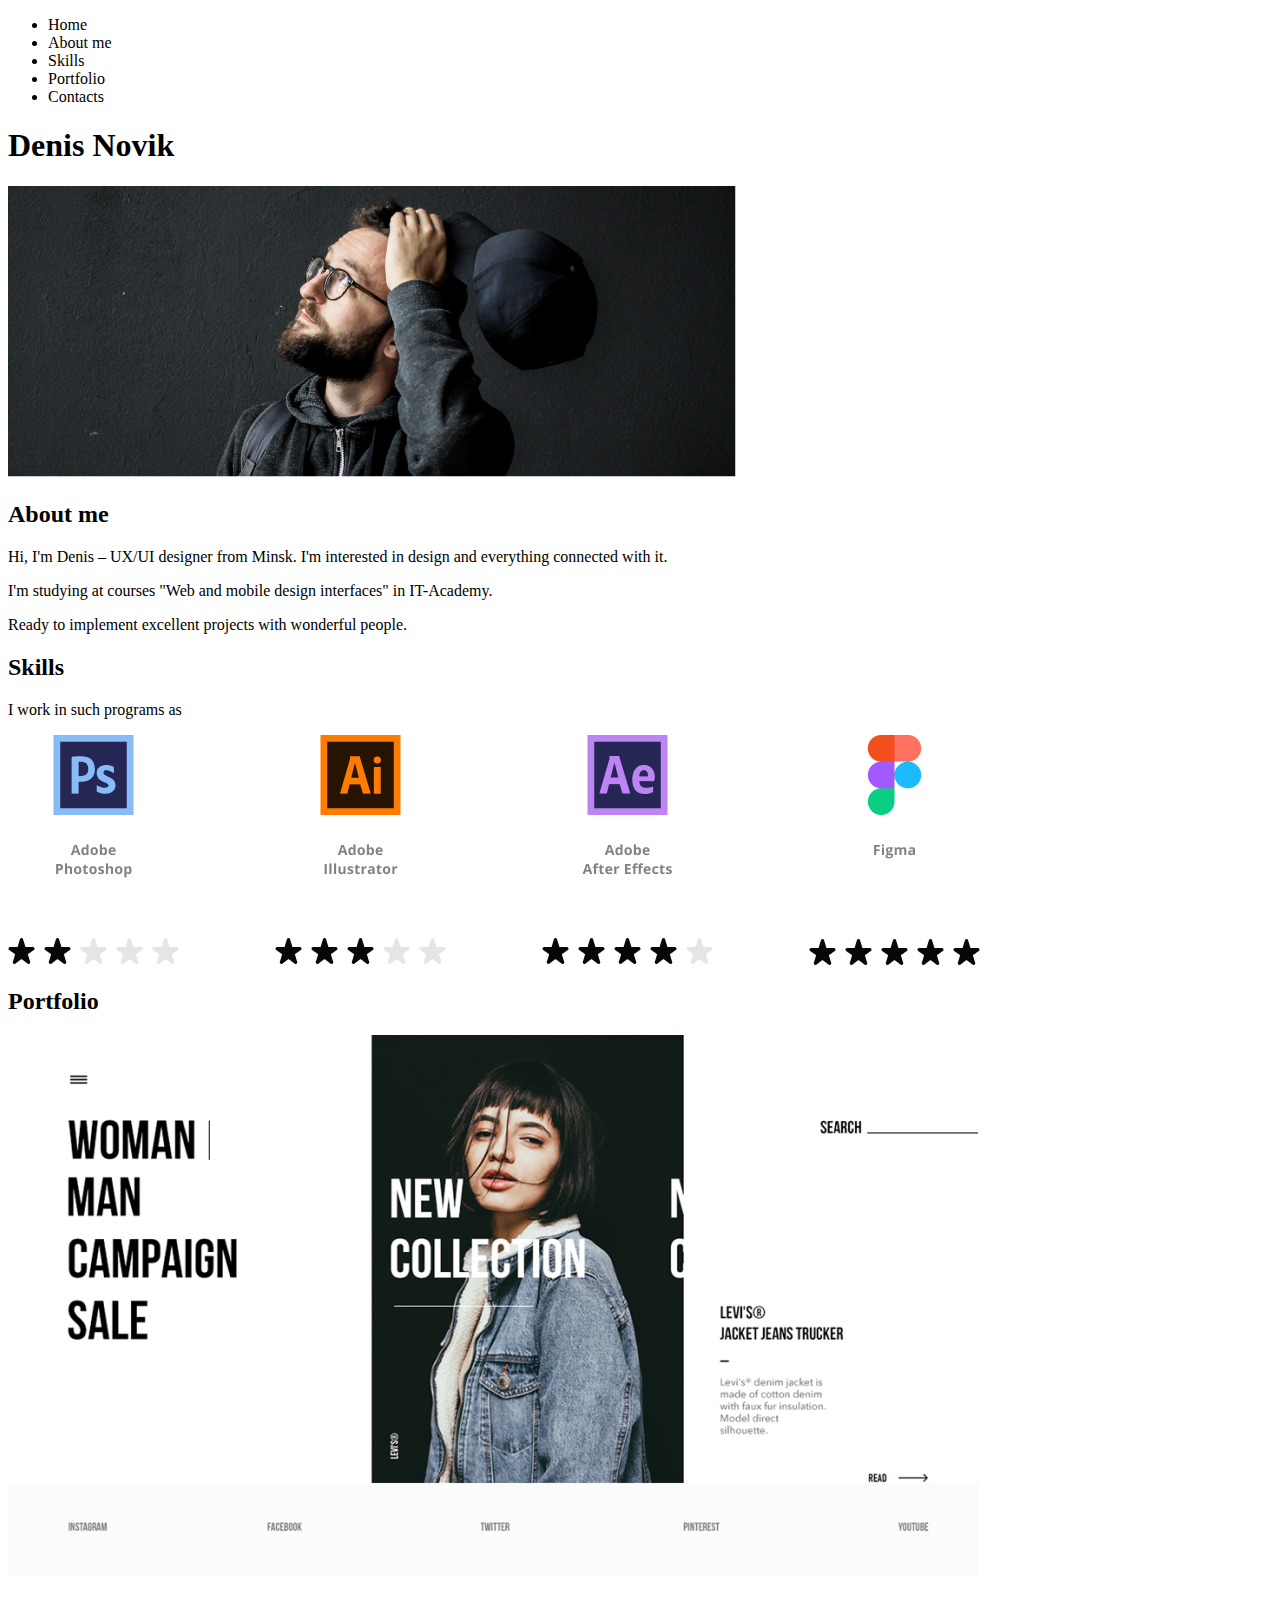
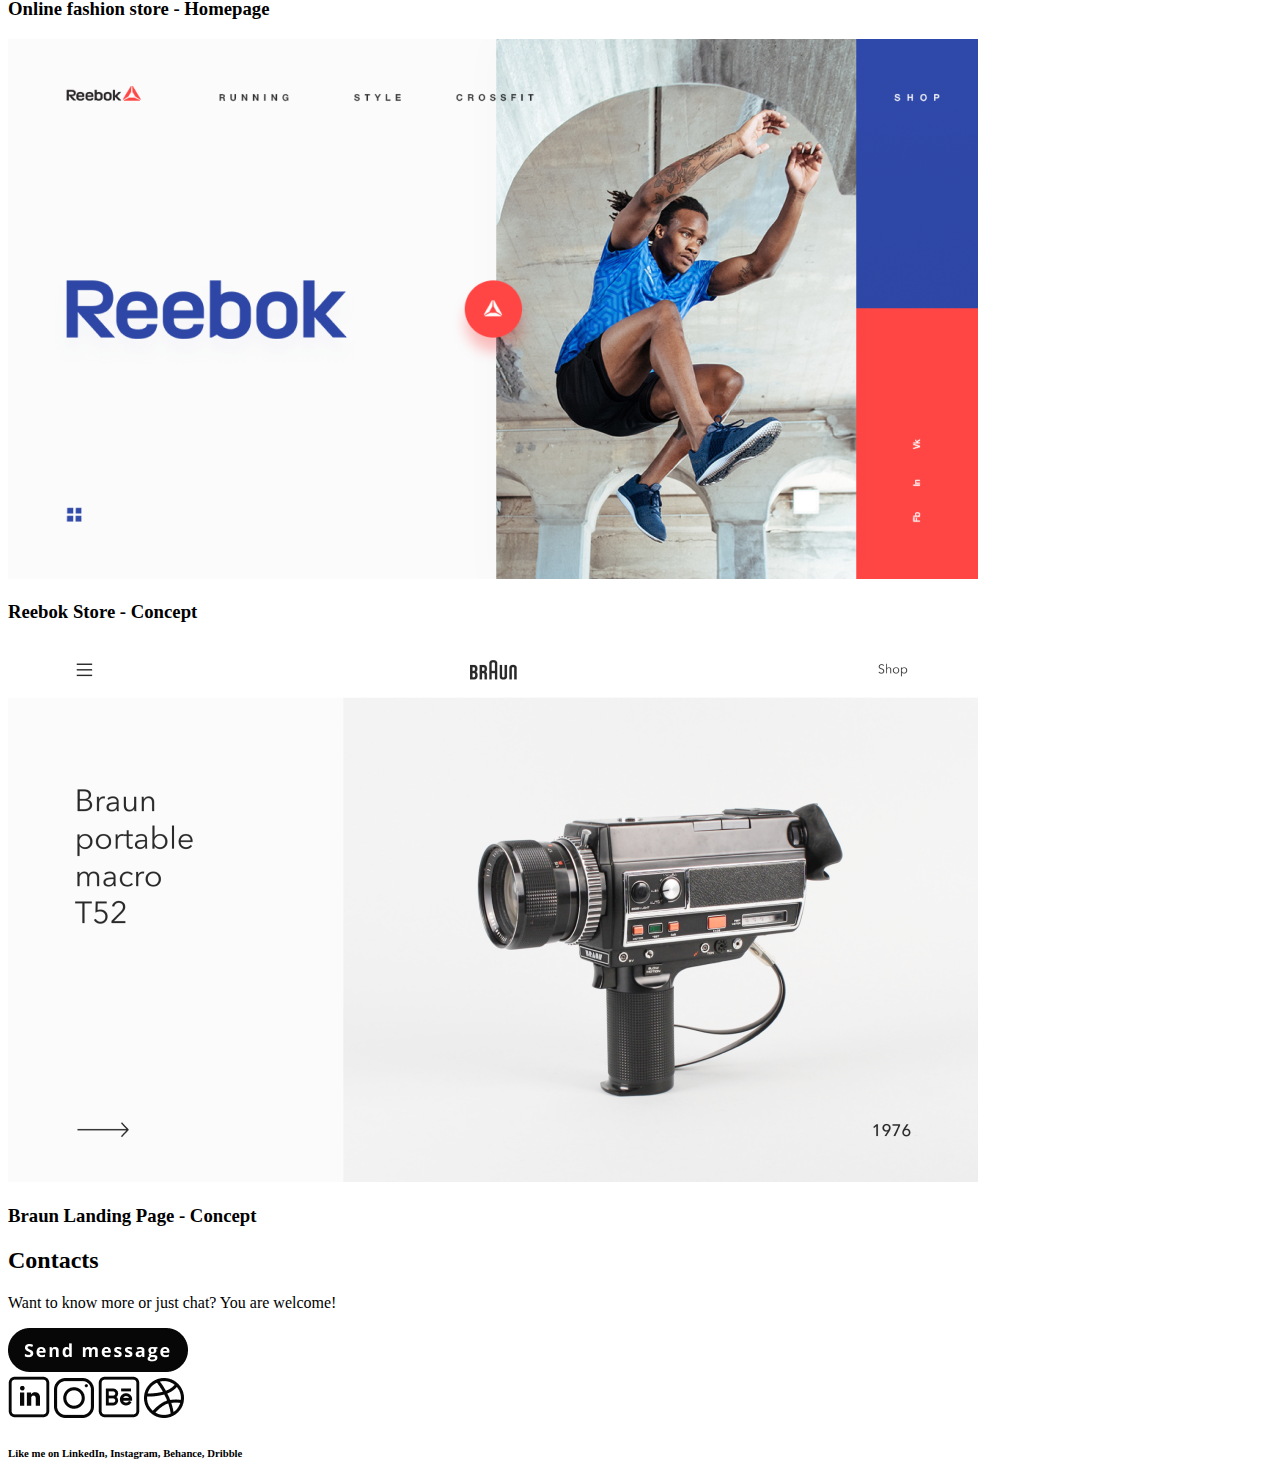
<file: hw_2/index_hw_2.html>
<!DOCTYPE html>
<html lang="en">
<head>
    <meta charset="UTF-8">
    <meta name="viewport" content="width=device-width, initial-scale=1.0">
    <title>Document</title>
</head>
<body>
  <header>
    <nav>
      <ul>
        <li>Home</li>
        <li>About me</li>
        <li>Skills</li>
        <li>Portfolio</li>
        <li>Contacts</li>
      </ul>  
    </nav>
  </header>
  <main>
    <section class="about">
      <h1>Denis Novik</h1>
      <img src="photos/denis_novik.png" alt="Artist photo">
      <h2>About me</h2>
      <p>Hi, I'm Denis – UX/UI designer from Minsk.
        I'm interested in design and everything connected with it.</p>
      <p>I'm studying at courses "Web and mobile design 
        interfaces" in IT-Academy.</p>
      <p>Ready to implement excellent projects
        with wonderful people.</p>    
    </section>
    <section class="skills">
      <h2>Skills</h2>
      <p>I work in such programs as</p>
      <img src="photos/skills_list.png" alt="Skill visualization">  
    </section>
    <section class="portfolio">
      <h2>Portfolio</h2>
      <div>
        <img src="photos/Fashion-Store.png">
        <h3>Online fashion store - Homepage</h3>
      </div>
      <div>
        <img src="photos/reebok_web.png">
        <h3>Reebok Store - Concept</h3>
      </div>
      <div>
        <img src="photos/braun-landing.png">
        <h3>Braun Landing Page - Concept</h3>
      </div>
    </section>
  </main>
  <footer class="contacts">
    <h2>Contacts</h2>
    <p>Want to know more or just chat? 
        You are welcome!</p>
    <a href="#"><img src="photos/button.png" alt=""></a>
    <div>
      <a href="#"><img src="photos/linkedin.png"></a>
      <a href="#"><img src="photos/instagram.png"></a>
      <a href="#"><img src="photos/behance.png"></a>
      <a href="#"><img src="photos/dribbble.png"></a>  
    </div>
    <h6>Like me on
        LinkedIn, Instagram, Behance, Dribble</h6>    
  </footer>

</body>
</html>
</file>
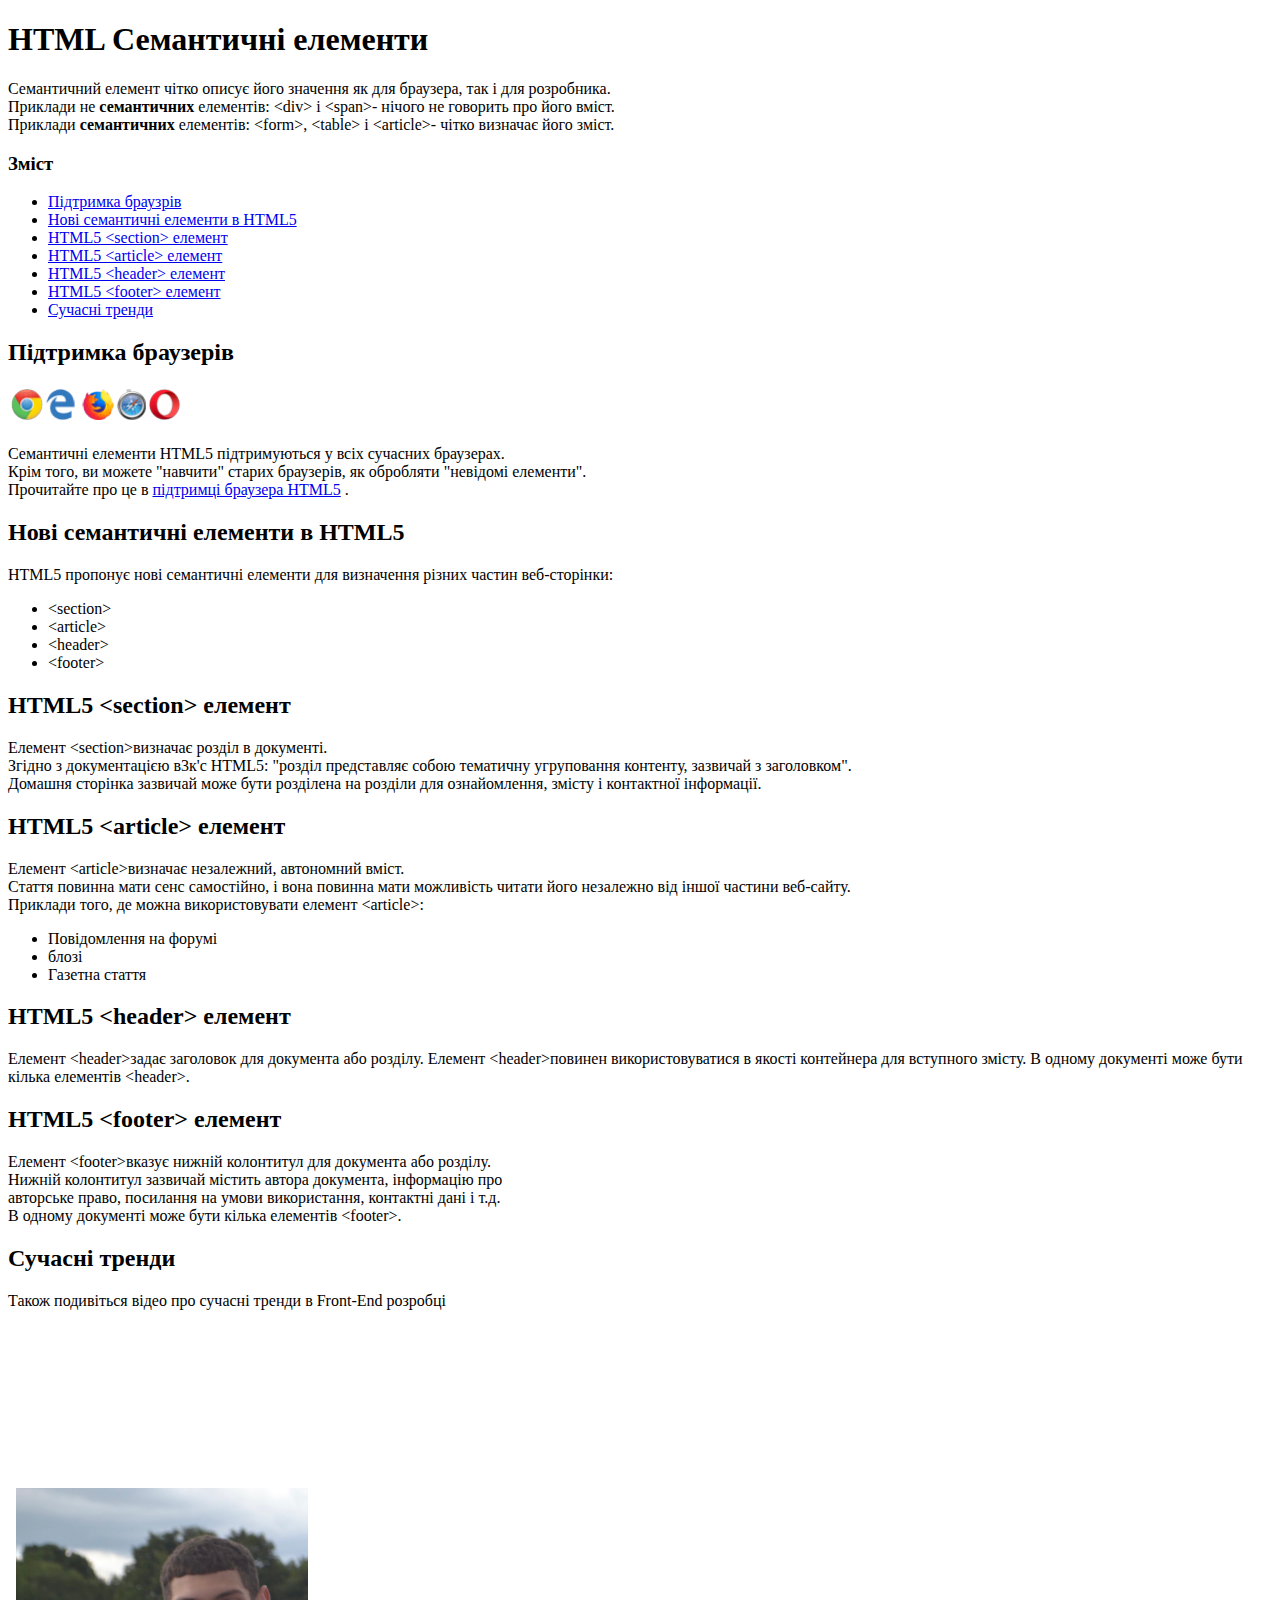
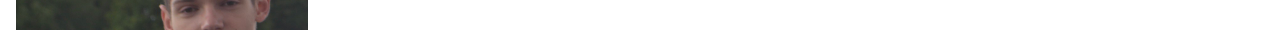
<file: hw_3/index_hw_3.html>
<!DOCTYPE html>
<html lang="en">
<head>
    <meta charset="UTF-8">
    <meta name="viewport" content="width=device-width, initial-scale=1.0">
    <title>HW 2</title>
    <style>
        span {
          font-weight: bold;
        }
    </style>
</head>
<body>
  <header>
    <h1>HTML Семантичні елементи</h1>
    <p>
        Семантичний елемент чітко описує його значення як для браузера, так і
        для розробника. <br />
        Приклади не <span>семантичних</span> елементів: &#60div> і &#60span>- нічого не говорить
        про його вміст. <br />
        Приклади <span>семантичних</span> елементів: &#60form>, &#60table> і &#60article>- чітко
        визначає його зміст.  
    </p>
    <h3>Зміст</h3>
    <nav>
      <ul>
        <li><a href="#support">Підтримка браузрів</a></li>
        <li><a href="#list">Нові семантичні елементи в HTML5</a></li>
        <li><a href="#section">HTML5 &#60section> елемент</a></li>
        <li><a href="#article">HTML5 &#60article> елемент</a></li>
        <li><a href="#header">HTML5 &#60header> елемент</a></li>
        <li><a href="#footer">HTML5 &#60footer> елемент</a></li>
        <li><a href="#article1">Сучасні тренди</a></li>
      </ul>
    </nav>
  </header>
  <section class="support" id="support">
    <h2>Підтримка браузерів</h2>
    <img src="logos.png" alt="Лого браузерів">
    <p>Семантичні елементи HTML5 підтримуються у всіх сучасних браузерах. <br />
        Крім того, ви можете "навчити" старих браузерів, як обробляти "невідомі
        елементи". <br />
        Прочитайте про це в <a href="https://www.blogger.com/blog/page/edit/2590532390801722394/850003172824707311#">підтримці браузера HTML5</a> .</p>    
  </section> 
  <section class="list" id="list">
    <h2>Нові семантичні елементи в HTML5</h2>
    <p>HTML5 пропонує нові семантичні елементи для визначення різних частин
        веб-сторінки:</p>
    <ul>
      <li>&#60section></li>
      <li>&#60article></li>
      <li>&#60header></li>
      <li>&#60footer></li>    
    </ul>
  </section>
  <section class="section" id="section">
    <h2>HTML5 &#60section> елемент</h2>
    <p>Елемент &#60section>визначає розділ в документі. <br />
       Згідно з документацією в3к'с HTML5: "розділ представляє собою
       тематичну угруповання контенту, зазвичай з заголовком". <br />
       Домашня сторінка зазвичай може бути розділена на розділи для
       ознайомлення, змісту і контактної інформації.</p>          
  </section>
  <section class="article" id="article">
    <h2>HTML5 &#60article> елемент</h2>
    <p>Елемент &#60article>визначає незалежний, автономний вміст. <br />
        Стаття повинна мати сенс самостійно, і вона повинна мати можливість
        читати його незалежно від іншої частини веб-сайту. <br /> 
        Приклади того, де можна використовувати елемент &#60article>:</p>
    <ul>
      <li>Повідомлення на форумі</li>
      <li>блозі</li>
      <li>Газетна стаття</li>  
    </ul>        
  </section> 
  <section class="header" id="header">
    <h2>HTML5 &#60header> елемент</h2>
    <p>Елемент &#60header>задає заголовок для документа або розділу.
        Елемент &#60header>повинен використовуватися в якості контейнера для
        вступного змісту.
        В одному документі може бути кілька елементів &#60header>.</p>    
  </section>
  <section class="footer" id="footer">
    <h2>HTML5 &#60footer> елемент</h2>
    <p>
      Елемент &#60footer>вказує нижній колонтитул для документа або розділу. <br />
      Нижній колонтитул зазвичай містить автора документа, інформацію про <br />
      авторське право, посилання на умови використання, контактні дані і т.д. <br />
      В одному документі може бути кілька елементів &#60footer>.  
    </p>    
  </section>
  <article id="article1">
    <h2>Сучасні тренди</h2>
    <p>Також подивіться відео про сучасні тренди в Front-End розробці</p>
    <iframe src="https://www.youtube.com/watch?v=dEBVe8Ij7JU&list=PLytQ0YczAfcdj-OUqWO20vPsr0ix0M1Us" frameborder="0"></iframe>
  </article>
  <iframe src="../hw_1/index_hw_1.html" frameborder="0"></iframe>

</body>
</html>
</file>
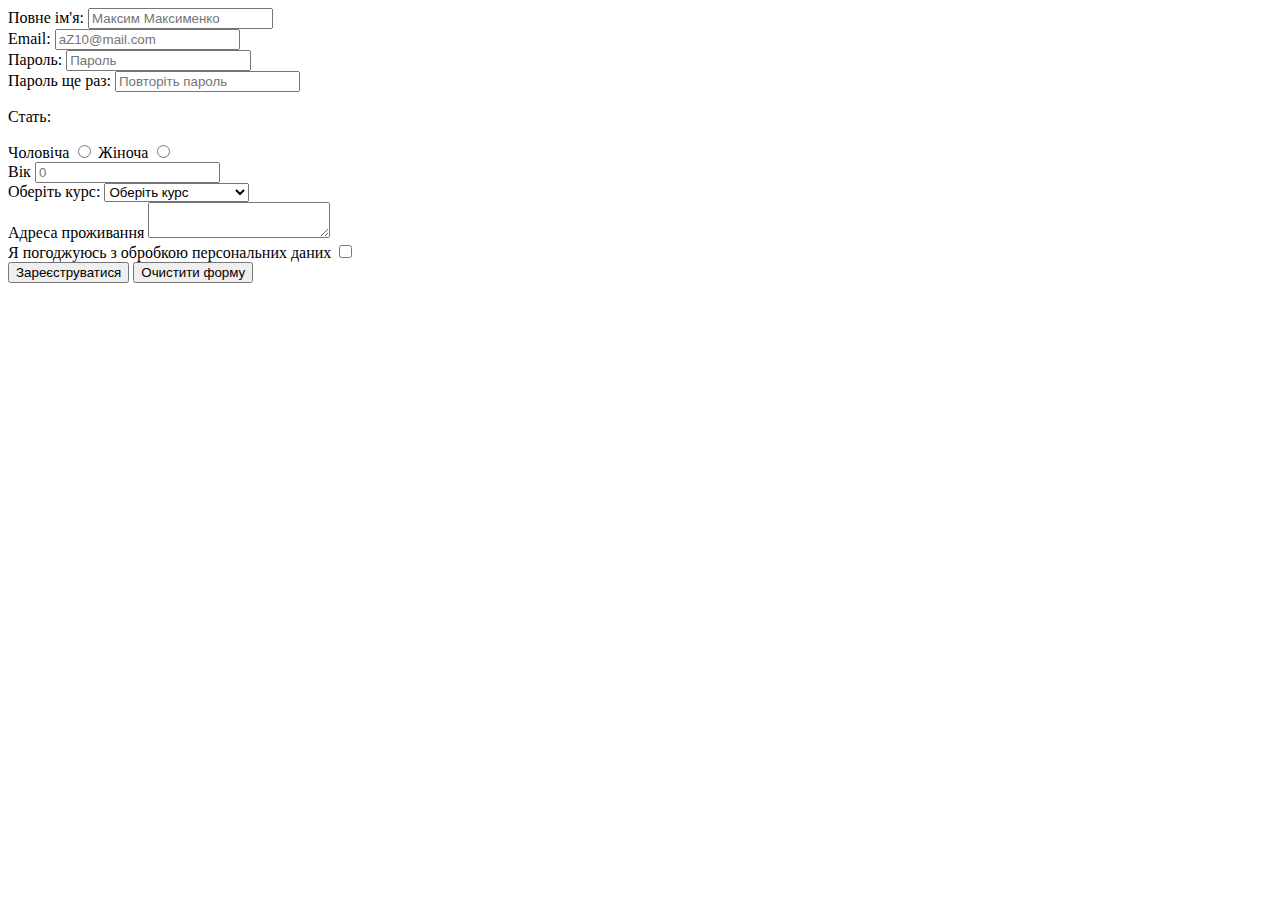
<file: hw_4/index_hw_4.html>
<!DOCTYPE html>
<html lang="en">
<head>
    <meta charset="UTF-8">
    <meta name="viewport" content="width=device-width, initial-scale=1.0">
    <title>Document</title>
</head>
<body>
    <form action="#" method="get" name="register">
      <label for="fullname">Повне ім'я:</label>
      <input type="text" id="fullname" name="fullname" placeholder="Максим Максименко" required><br />
      <label for="email">Email:</label>
      <input type="email" id="email" name="email" placeholder="aZ10@mail.com" required><br />
      <label for="pwd">Пароль:</label>
      <input type="password" id="pwd" name="pwd" placeholder="Пароль" required><br />
      <label for="pwd">Пароль ще раз:</label>
      <input type="password" id="pwd" name="pwd" placeholder="Повторіть пароль" required><br />
      <div>
        <p>Стать:</p>
        <label for="man">Чоловіча</label>
        <input type="radio" name="sex" id="man" value="man" required>
        <label for="woman">Жіноча</label>
        <input type="radio" name="sex" id="woman" value="woman" required>
      </div>
      <label for="age">Вік</label>
      <input type="number" id="age" name="age" min="0" placeholder="0" required><br />
      <label for="select">Оберіть курс:</label>
      <select name="select" id="select" required>
        <option value="1" selected disabled>Оберіть курс</option>
        <option value="front_end">Front-End</option>
        <option value="back_end">Back-End</option>
        <option value="project_management">Project Management</option>
        <option value="qa_manual">QA Manual</option>
      </select> <br />
      <label for="adress">Адреса проживання</label>
      <textarea name="adress" id="adress" required></textarea><br />
      <label for="agree">Я погоджуюсь з обробкою персональних даних</label>
      <input type="checkbox" id="agree" name="agree" value="agree" required><br>
      <input type="submit" value="Зареєструватися">
      <input type="reset" value="Очистити форму">
    </form>
</body>
</html>
</file>
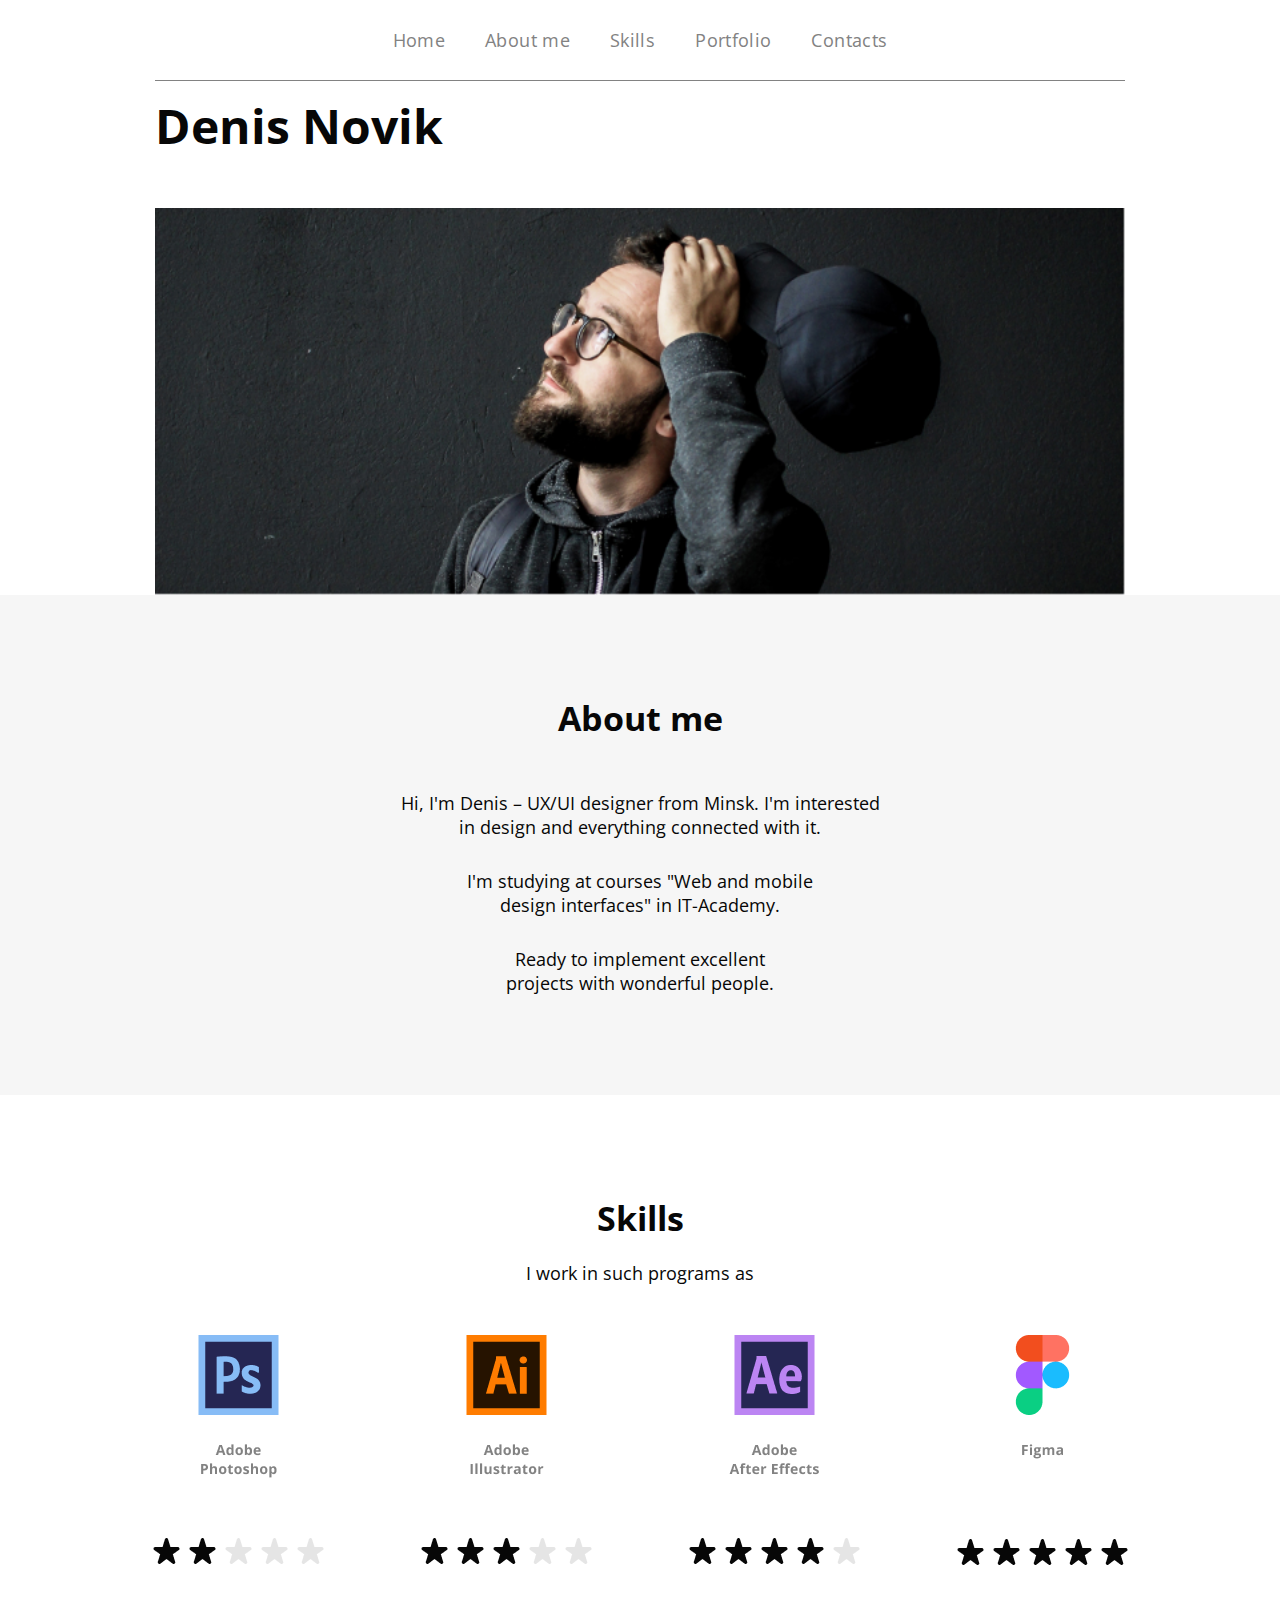
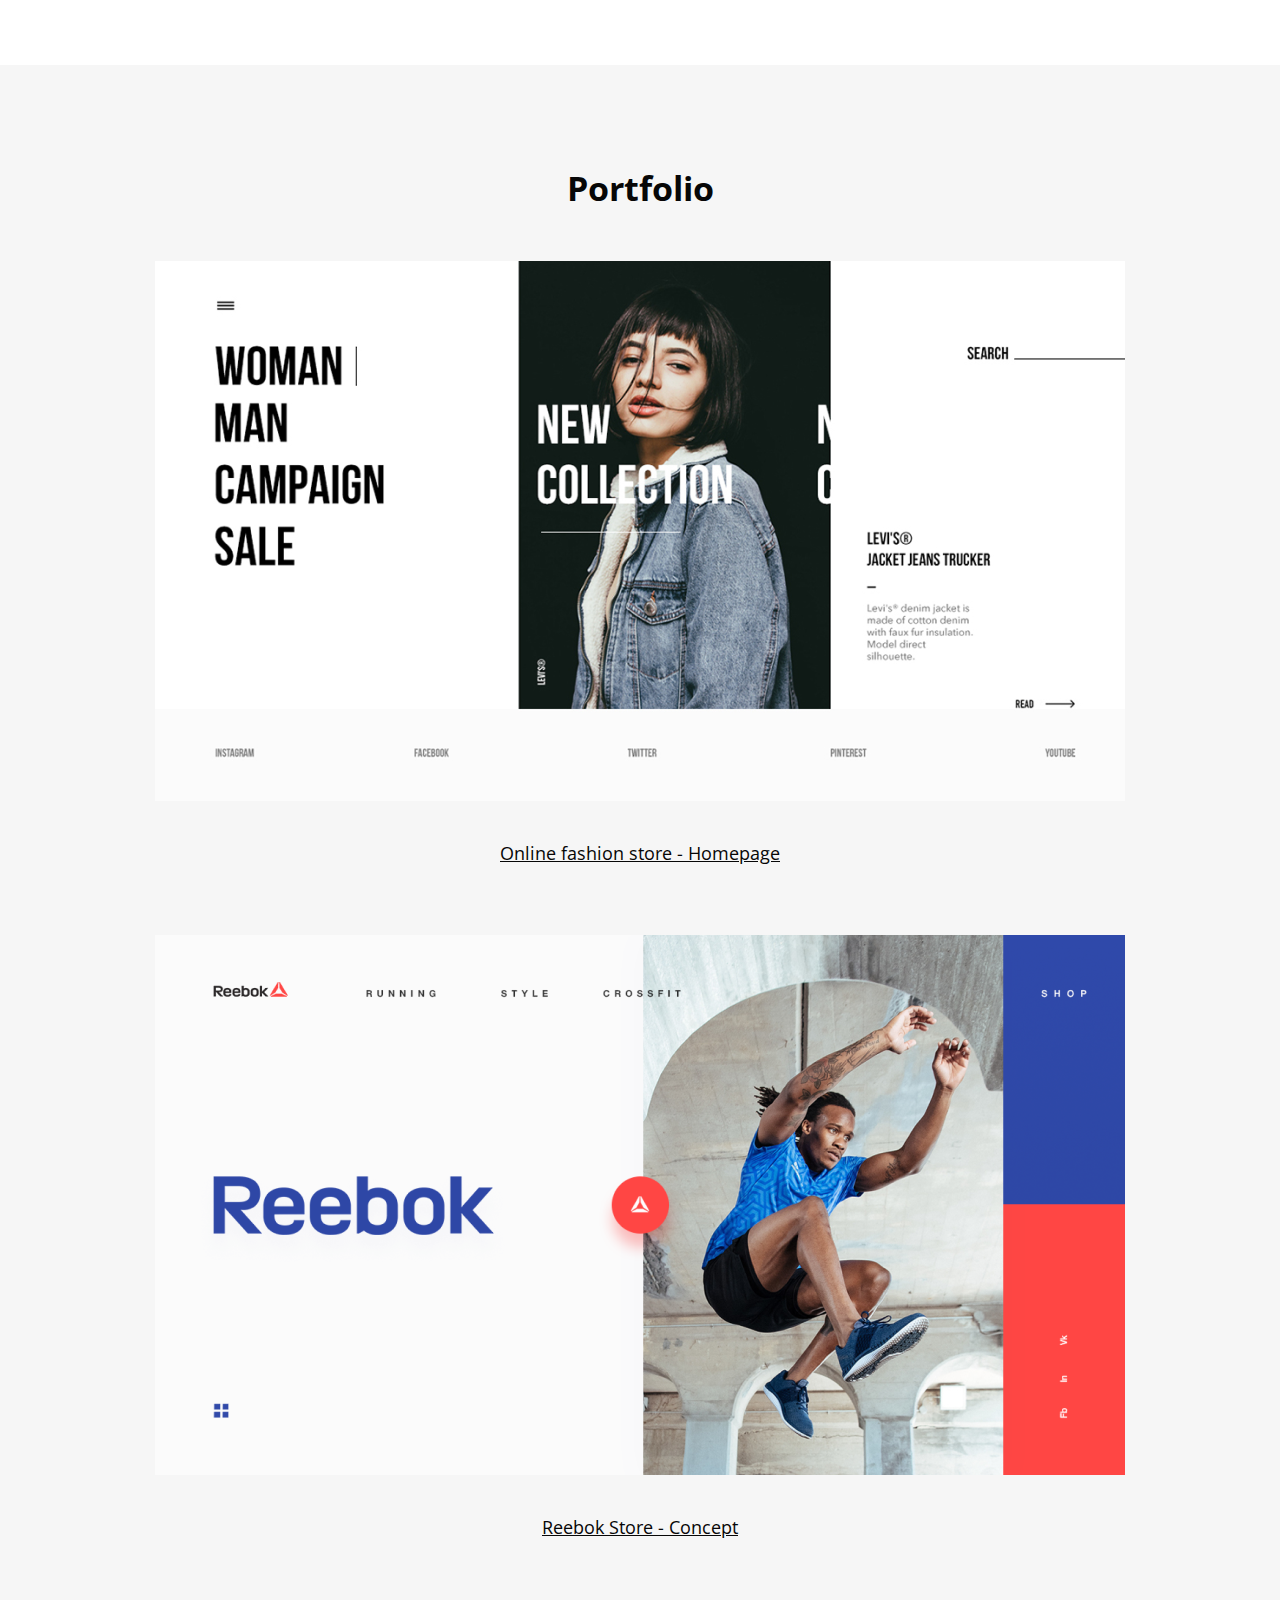
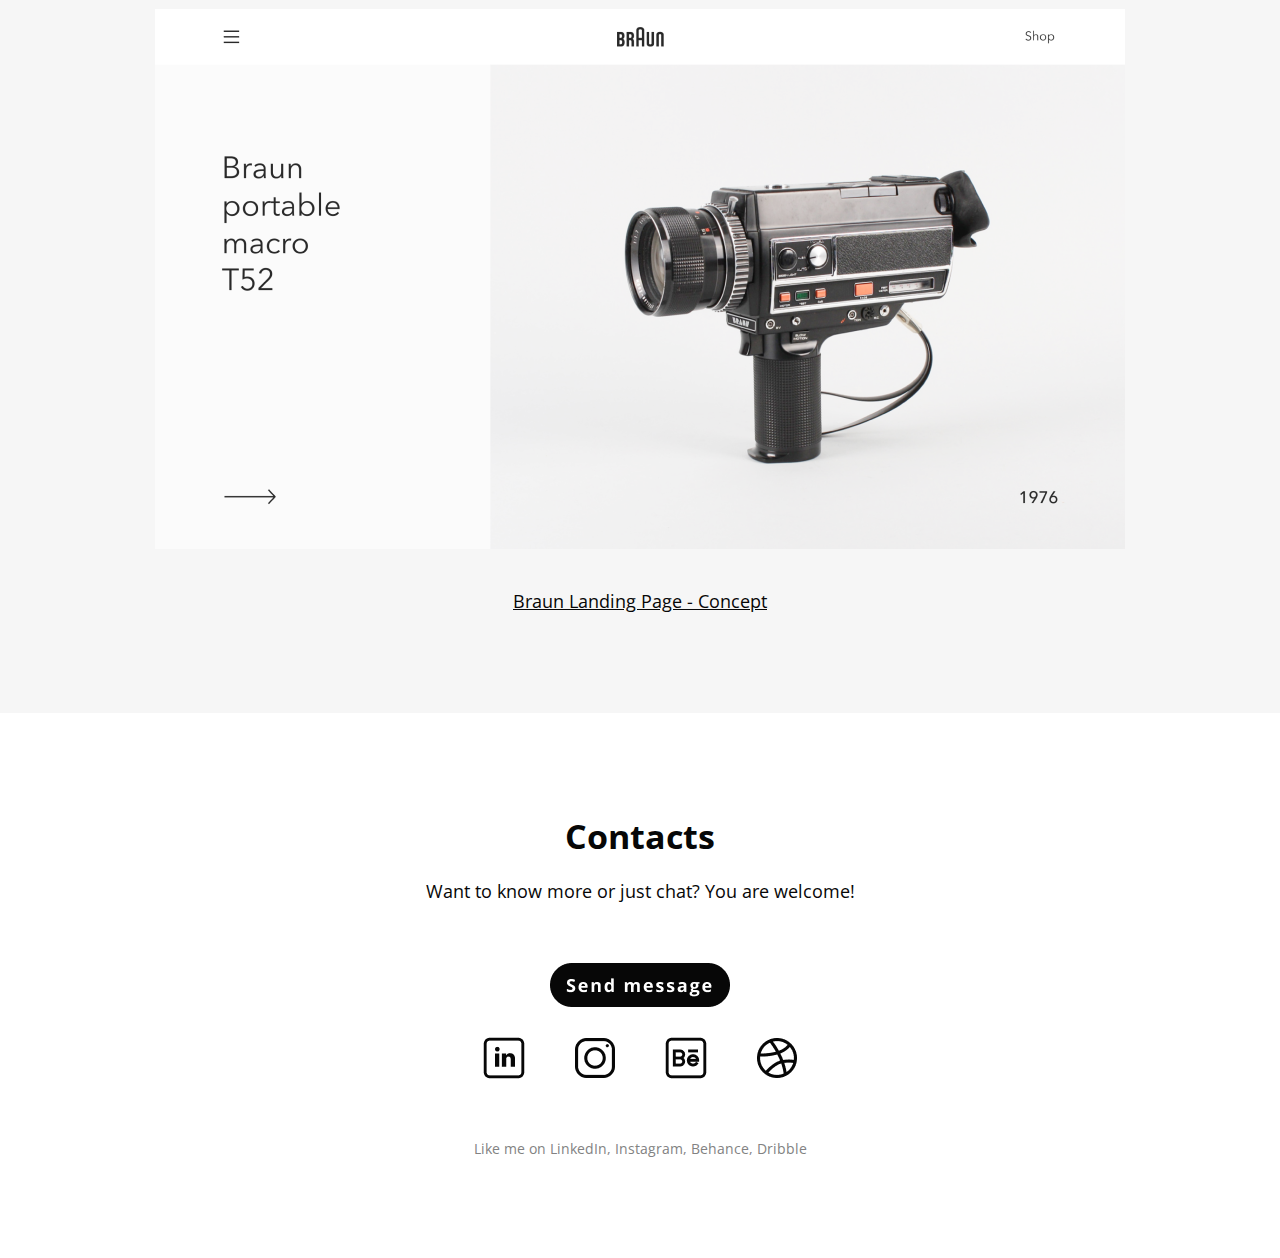
<file: hw_5/index_hw_5.html>
<!DOCTYPE html>
<html lang="en">
<head>
    <meta charset="UTF-8">
    <meta name="viewport" content="width=device-width, initial-scale=1.0">
    <title>Document</title>
    <link rel="stylesheet" href="reset.css">
    <link rel="stylesheet" href="style.css">
</head>
<body>
  <header class="container">
    <nav>
      <ul>
        <a href="#first_screen"><li>Home</li></a>
        <a href="#about_me"><li>About me</li></a>
        <a href="#skills"><li>Skills</li></a>
        <a href="#portfolio"><li>Portfolio</li></a>
        <a href="#contacts"><li>Contacts</li></a>
      </ul>  
    </nav>
  </header>
  <section class="first_screen container" id="first_screen">
    <h1>Denis Novik</h1>
    <img src="img/photox940.jpg" alt="">
  </section>
  <section class="about_me" id="about_me">
    <div class="container">
      <h2>About me</h2>
      <div>
        <p>Hi, I'm Denis – UX/UI designer from Minsk.
          I'm interested in design and everything connected with it.</p>
        <p>I'm studying at courses "Web and mobile design 
          interfaces" in IT-Academy.</p>
        <p>Ready to implement excellent projects
          with wonderful people.</p>
      </div>
    </div>
  </section>
  <section class="skills container" id="skills">
    <div>
      <h2>Skills</h2>
      <p>I work in such programs as</p>
    </div>
    <div>
      <img src="img/Ps.png" alt="">
      <img src="img/Ai.png" alt="">
      <img src="img/AF.png" alt="">
      <img src="img/Figma.png" alt="">
    </div>
  </section>
  <section class="portfolio" id="portfolio">
    <h2>Portfolio</h2>
    <div class="container">
      <img src="img/Fashion-Store.png" alt="">
      <figcaption>Online fashion store - Homepage</figcaption>
    </div>
    <div class="container">
      <img src="img/reebok_web.png" alt="">
      <figcaption>Reebok Store - Concept</figcaption>
    </div>
    <div class="container">
      <img src="img/braun-landing.png" alt="">
      <figcaption>Braun Landing Page - Concept</figcaption>
    </div>
  </section>
  <section class="contacts container" id="contacts">
    <h2>Contacts</h2>
    <p>Want to know more or just chat? 
        You are welcome!</p>
    
    <div><img src="img/button.png" alt=""></div>
    <div>
      <img src="img/linkedin.png" alt="">
      <img src="img/instagram.png" alt="">
      <img src="img/behance.png" alt="">
      <img src="img/dribbble.png" alt="">
    </div>
    <h6>Like me on
      LinkedIn, Instagram, Behance, Dribble</h6>
  </section>
  
</body>
</html>
</file>
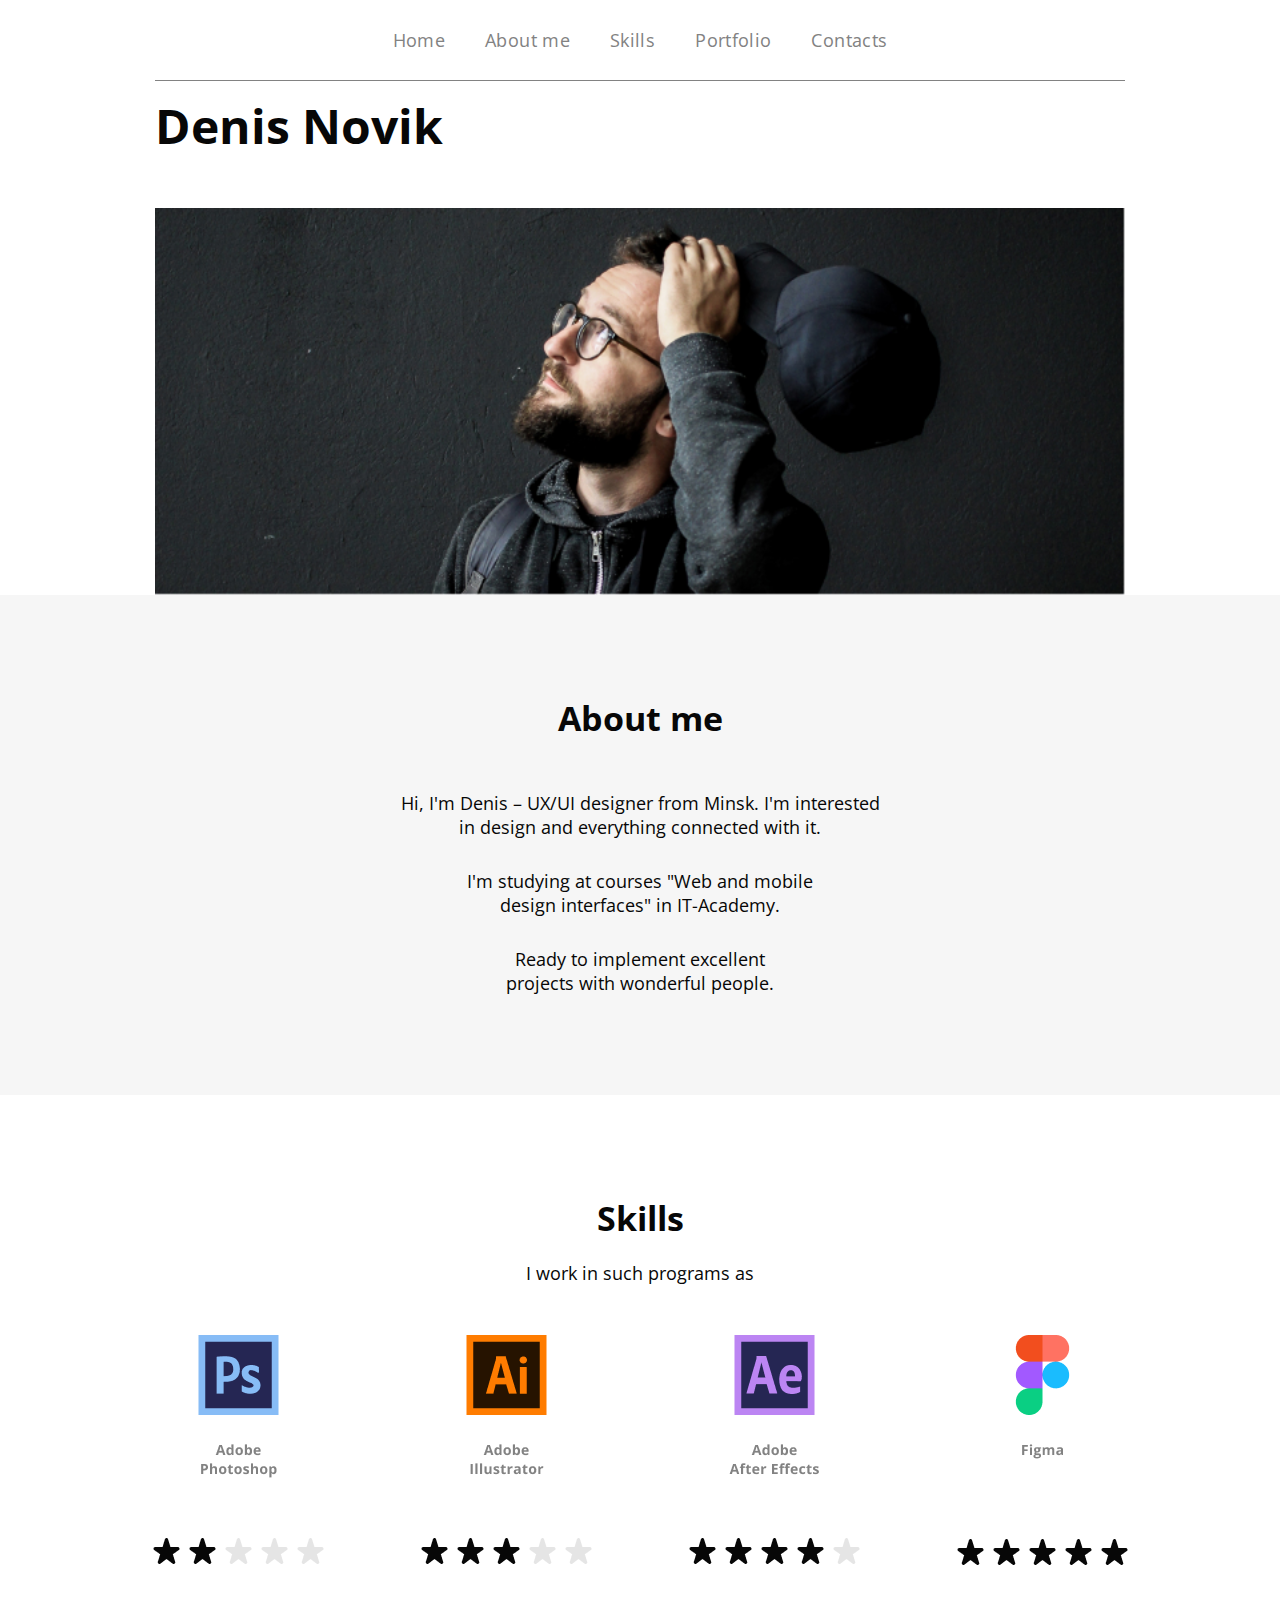
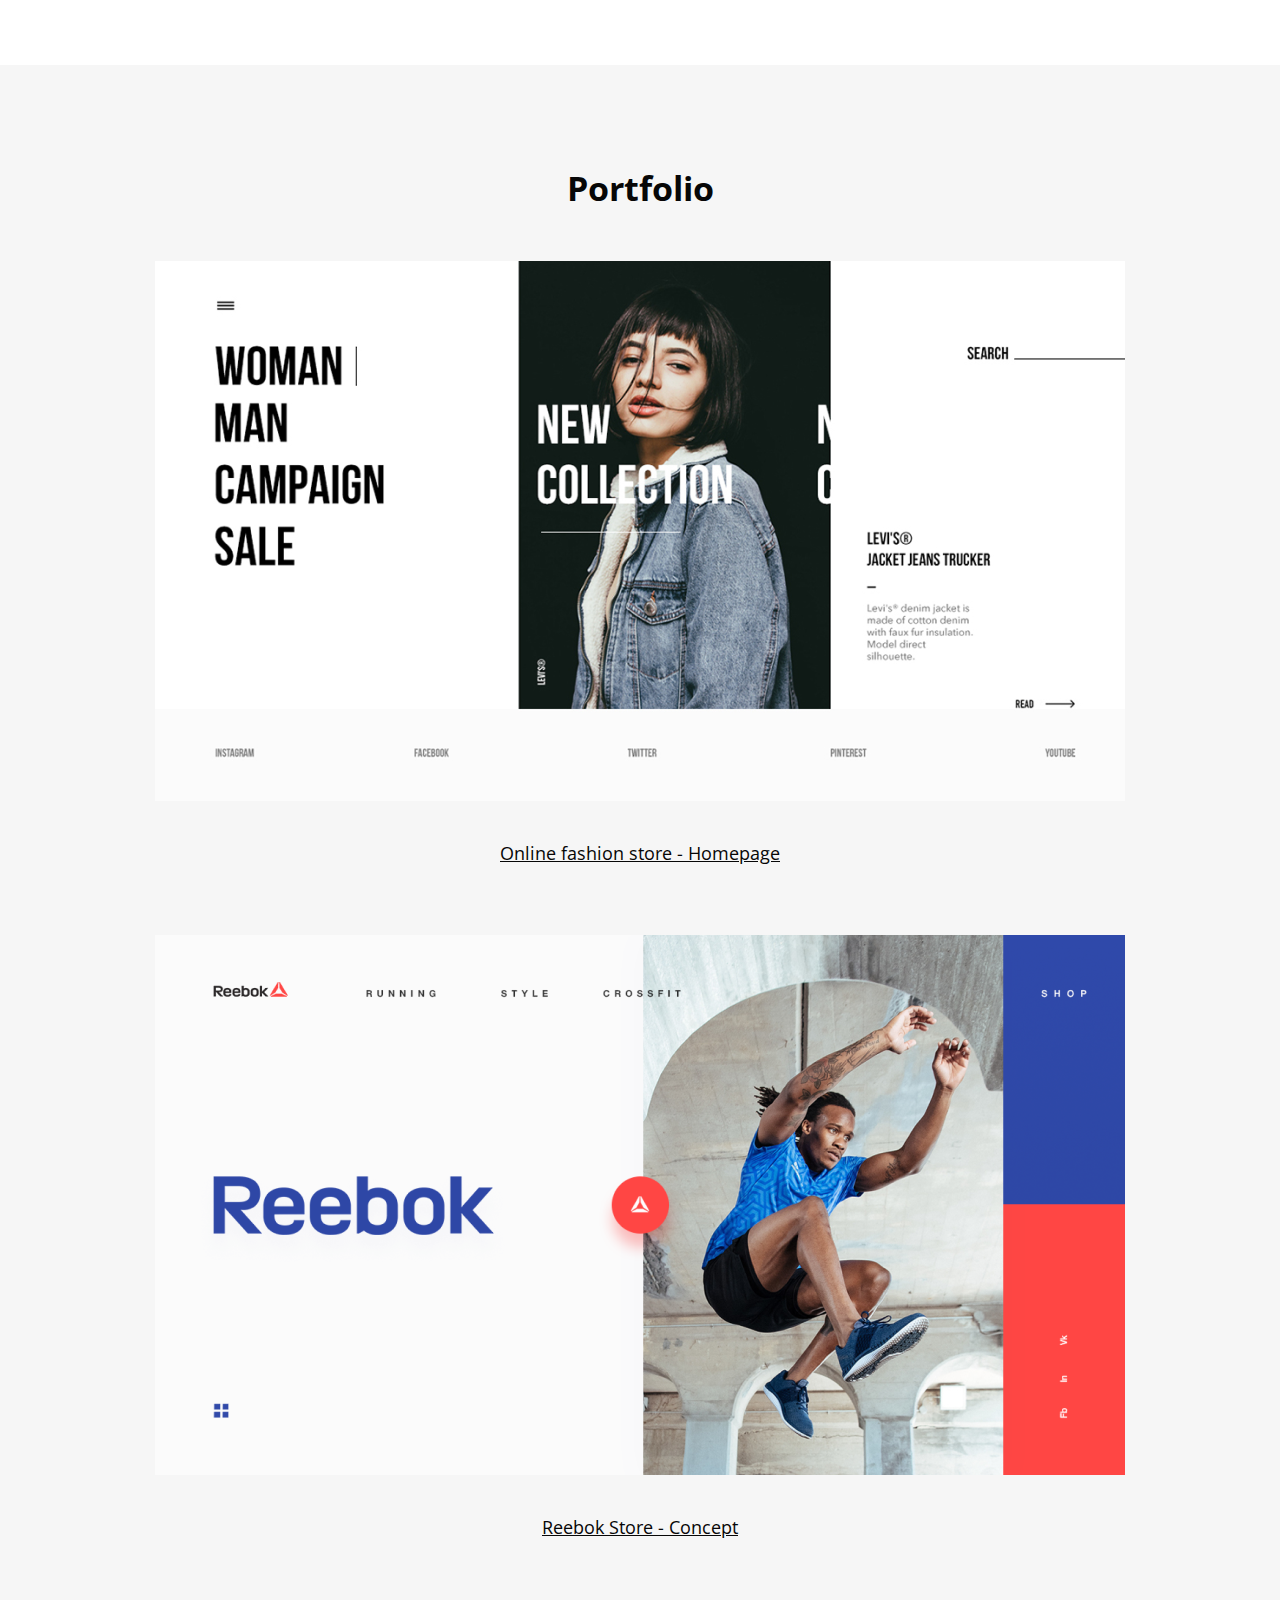
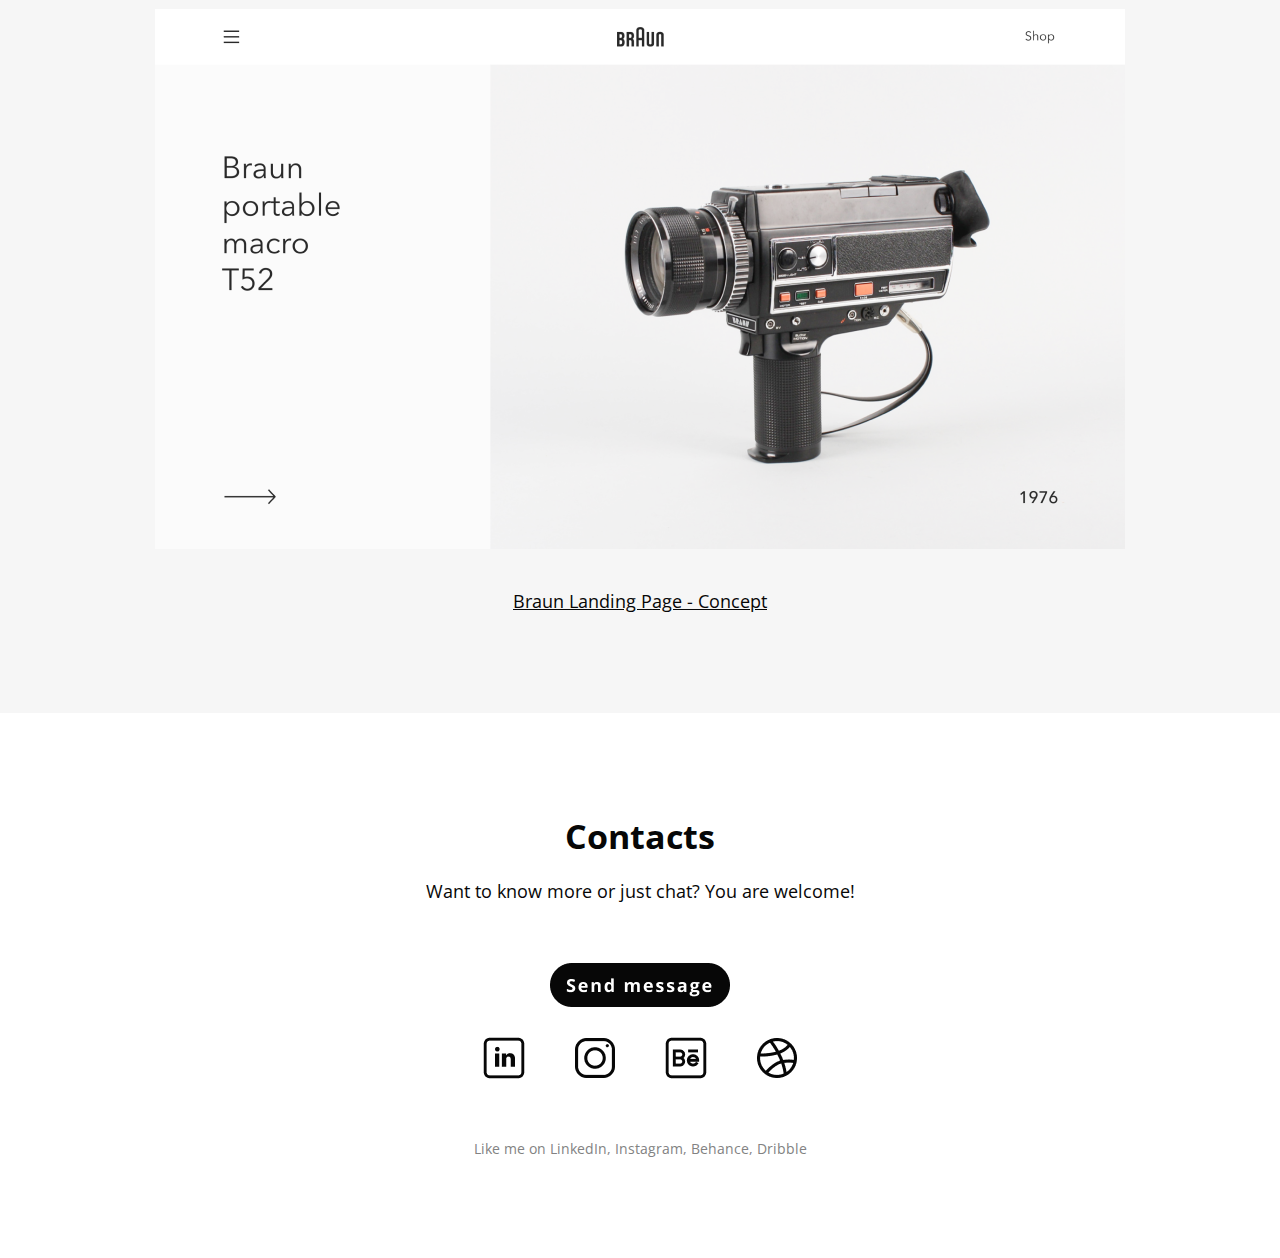
<file: hw_6/novik_hover/index_hw_5.html>
<!DOCTYPE html>
<html lang="en">
<head>
    <meta charset="UTF-8">
    <meta name="viewport" content="width=device-width, initial-scale=1.0">
    <title>Document</title>
    <link rel="stylesheet" href="reset.css">
    <link rel="stylesheet" href="style.css">
</head>
<body>
  <header class="container">
    <nav>
      <ul>
        <a href="#first_screen"><li>Home</li></a>
        <a href="#about_me"><li>About me</li></a>
        <a href="#skills"><li>Skills</li></a>
        <a href="#portfolio"><li>Portfolio</li></a>
        <a href="#contacts"><li>Contacts</li></a>
      </ul>  
    </nav>
  </header>
  <section class="first_screen container" id="first_screen">
    <h1>Denis Novik</h1>
    <img src="img/photox940.jpg" alt="">
  </section>
  <section class="about_me" id="about_me">
    <div class="container">
      <h2>About me</h2>
      <div>
        <p>Hi, I'm Denis – UX/UI designer from Minsk.
          I'm interested in design and everything connected with it.</p>
        <p>I'm studying at courses "Web and mobile design 
          interfaces" in IT-Academy.</p>
        <p>Ready to implement excellent projects
          with wonderful people.</p>
      </div>
    </div>
  </section>
  <section class="skills container" id="skills">
    <div>
      <h2>Skills</h2>
      <p>I work in such programs as</p>
    </div>
    <div>
      <img src="img/Ps.png" alt="">
      <img src="img/Ai.png" alt="">
      <img src="img/AF.png" alt="">
      <img src="img/Figma.png" alt="">
    </div>
  </section>
  <section class="portfolio" id="portfolio">
    <h2>Portfolio</h2>
    <div class="container">
      <img src="img/Fashion-Store.png" alt="">
      <figcaption>Online fashion store - Homepage</figcaption>
    </div>
    <div class="container">
      <img src="img/reebok_web.png" alt="">
      <figcaption>Reebok Store - Concept</figcaption>
    </div>
    <div class="container">
      <img src="img/braun-landing.png" alt="">
      <figcaption>Braun Landing Page - Concept</figcaption>
    </div>
  </section>
  <section class="contacts container" id="contacts">
    <h2>Contacts</h2>
    <p>Want to know more or just chat? 
        You are welcome!</p>
    
    <div><a href=""><img src="img/button.png" alt="" class="button"></a></div>
    <div>
      <a href=""><img src="img/linkedin.png" alt="" class="social"></a>
      <a href=""><img src="img/instagram.png" alt="" class="social"></a>
      <a href=""><img src="img/behance.png" alt="" class="social"></a>
      <a href=""><img src="img/dribbble.png" alt="" class="social"></a>
    </div>
    <h6>Like me on
      LinkedIn, Instagram, Behance, Dribble</h6>
  </section>
  
</body>
</html>
</file>
<file: hw_8/style.css>
@font-face {
    font-family: Montserrat;
    src: url(Montserrat/Montserrat-VariableFont_wght.ttf);
}
.container {
    max-width: 1200px;
    width: 100%;
    margin: 0 auto;
}
.container div{
    display: inline-block;
}
.foontainer {
    max-width: 1200px;
    width: 100%;
    margin: 0 auto;
    display: flex;
    padding-bottom: 0px;
    justify-content: space-between;
    align-items: flex-start;
    flex-shrink: 0;
    padding-top: 70px;
    padding-bottom: 70px;
}
main {
    border-bottom: solid 1px rgba(188, 208, 229, 0.50);;
}
.foontainer div{
    display: flex;
}
nav{
    display: inline-block;
}
ul {
    display: inline-block;
}
li {
    display: inline-block;
}
header img:first-child {
    margin-right: 8px;
}
header nav ul a {
    color: #2F281E;
    font-family: Montserrat;
    font-size: 16px;
    font-style: normal;
    font-weight: 400;
    line-height: 28px; /* 175% */
    margin-right: 20px;
}
header nav ul a:hover {
    color: #FF9900;
}
header nav ul a:last-child {
    margin-right: 0px;
}
header div:first-child {
    margin-right: 180px;
}
header nav {
    margin-right: 189px;
}
header {
    padding: 17px;
    padding-left: 0px;
    padding-right: 0px;
    font-size: 0px;
}
.in {
    background-color: #FFF;
    border-radius: 4px;
    border: 1px solid #BCD0E5;
    margin-right: 28px;
}
.up {
    border-radius: 4px;
    background: var(--Orange, #F90);
    color: #FFFFFF;
    border: none;
}
button {
    width: 110px;
    height: 46px;
    color: var(--text, #2F281E);
    font-family: Montserrat;
    font-size: 16px;
    font-style: normal;
    font-weight: 600;
    line-height: normal;
}
.first {
    margin-top: 70px;
    display: flex;
    justify-content: center;
    align-items: center;
    margin-bottom: 100px;
}
.first div {
    display: inline-block;
}
.left {
    width: 500px;
    margin-right: 52px;
}
.left h1 {
    color: #2F281E;
    font-family: Montserrat;
    font-size: 44px;
    font-style: normal;
    font-weight: 700;
    line-height: 54px; /* 122.727% */
    height: 110px;
    margin-bottom: 30px;
}
.left p {
    color: #544837;
    font-family: Montserrat;
    font-size: 18px;
    font-style: normal;
    font-weight: 400;
    line-height: 28px; /* 155.556% */
    height: 91px;
    margin-bottom: 20px;
}
.left button {
    width: 180px;
    height: 50px;
    border-radius: 4px;
    background: var(--Orange, #F90);
    border: none;
    color: #FFFFFF;
}
.txtmain {
    display: flex;
    width: 135px;
    flex-direction: column;
    align-items: flex-start;
    gap: 30px;
    flex-shrink: 0;
}
.txtadd {
    display: flex;
    flex-direction: column;
    align-items: flex-start;
    gap: 15px;
}
footer form {
    display: flex;
    flex-direction: column;
    align-items: flex-start;
    gap: 25px;
}
footer h2, h3 {
    color: #2F281E;
    font-family: Montserrat;
    font-size: 20px;
    font-style: normal;
    font-weight: 700;
    line-height: 30px; /* 150% */
}
footer h6 {
    color: #544837;
    font-feature-settings: 'clig' off, 'liga' off;
/* simple-text */
    font-family: Montserrat;
    font-size: 16px;
    font-style: normal;
    font-weight: 500;
    line-height: 26px; /* 162.5% */
}
footer h2 {
    width: 280px;
    height: 57px;
}
footer input {
    display: flex;
    width: 340px;
    height: 50px;
    padding: 0px 10px;
    align-items: center;
    gap: 10px;
    box-sizing: border-box;
    border: 1px solid #BCD0E5;
    font-family: Montserrat;
    font-size: 16px;
    font-style: normal;
    font-weight: 400;
    line-height: normal;
}
footer input::placeholder {
    color: #BCD0E5;
    font-family: Montserrat;
    font-size: 16px;
    font-style: normal;
    font-weight: 400;
    line-height: normal;
}
footer button {
    display: flex;
    width: 180px;
    height: 50px;
    justify-content: center;
    align-items: center;
    border-radius: 4px;
    background: #F90;
    border: none;
    color: #FFF;
    text-align: center;
    font-size: 16px;
    font-style: normal;
    font-weight: 700;
    line-height: normal;
}
.features {
    display: flex;
    justify-content: center;
    align-items: center;
    flex-direction: column;
}
.card {
    max-width: 1200px;
    width: 100%;
    display: flex;
    justify-content: space-between;
    align-items: flex-start;
    margin-bottom: 70px;
}
.card div{
    display: flex;
    width: 270px;
    flex-direction: column;
    align-items: flex-start;
    gap: 30px;
    flex-shrink: 0;
}
.card div div {
    gap: 16px;
}
.features h2{
    color: #2F281E;
    text-align: center;
    font-feature-settings: 'clig' off, 'liga' off;

/* H2 */
    font-family: Montserrat;
    font-size: 36px;
    font-style: normal;
    font-weight: 700;
    line-height: normal;
    width: 539px;
    margin-bottom: 50px;
}
.features h3 {
    color: #2F281E;
    font-family: Montserrat;
    font-size: 22px;
    font-style: normal;
    font-weight: 600;
    line-height: normal;
}
.features p {
    color: #544837;
    font-feature-settings: 'clig' off, 'liga' off;

/* simple-text */
    font-family: Montserrat;
    font-size: 16px;
    font-style: normal;
    font-weight: 500;
    line-height: 26px; /* 162.5% */
}
.features button {
    width: 180px;
    height: 50px;
    display: block;
    border-radius: 4px;
    background: #F90;
    border: none;
    color: #FFF;
    text-align: center;
    font-size: 16px;
    font-style: normal;
    font-weight: 700;
    line-height: normal;
    margin-bottom: 78px;
}
</file>
<file: hw_9/style.css>
* {
  background-size: cover;
  background-position: center;
}

* {
  transition: all 0.1s ease-in;
}

@font-face {
  font-family: Roboto;
  src: url(font/Roboto-Regular.ttf);
}
@font-face {
  font-family: Delius Unicase;
  src: url(font/DeliusUnicase-Regular.ttf);
}
.container {
  max-width: 1170px;
  width: 100%;
  margin: 0 auto;
  padding-bottom: 120px;
}

h1 {
  color: #000;
  text-align: center;
  font-family: Delius Unicase;
  font-size: 36px;
  font-style: normal;
  font-weight: 400;
  line-height: normal;
  letter-spacing: 1.8px;
  margin-top: 120px;
  margin-bottom: 80px;
}

.item-cover {
  border-radius: 20px;
  background: linear-gradient(360deg, #241F24 0%, rgba(91, 91, 91, 0.45) 34.11%, rgba(187, 186, 192, 0.26) 62.5%);
  height: 100%;
  width: 100%;
  position: relative;
}
.item-cover .name {
  position: absolute;
  left: 20px;
  bottom: 20px;
  color: #FFF;
  font-family: Roboto;
  font-size: 20px;
  font-style: normal;
  font-weight: 500;
  line-height: normal;
}
.item-cover .date {
  position: absolute;
  right: 20px;
  bottom: 20px;
  color: #E0E0E0;
  font-family: Roboto;
  font-size: 20px;
  font-style: normal;
  font-weight: 400;
  line-height: normal;
}
.item-cover .like {
  position: absolute;
  left: 20px;
  top: 20px;
  display: none;
}
.item-cover .download {
  position: absolute;
  right: 20px;
  top: 20px;
  display: none;
}
.item-cover:hover {
  background: linear-gradient(360deg, #241F24 1.04%, rgba(91, 91, 91, 0.26) 6.99%, rgba(187, 186, 192, 0) 12.29%);
}
.item-cover:hover .like {
  display: block;
  border-radius: 8px;
  background: rgba(224, 224, 224, 0.5);
  padding: 10px;
}
.item-cover:hover .like:hover {
  background: #E0E0E0;
}
.item-cover:hover .download {
  display: block;
  border-radius: 8px;
  background: rgba(224, 224, 224, 0.5);
  padding: 10px;
}
.item-cover:hover .download:hover {
  background: #E0E0E0;
}

.arc {
  display: grid;
  grid-template-columns: 1fr 1fr 1fr;
  grid-template-rows: 1fr 1fr 1fr;
  grid-template-areas: "item-1 item-2 item-2" "item-3 item-3 item-4" "item-5 item-6 item-6";
  gap: 30px;
  height: 1170px;
}
.arc .arc__item-1 {
  background-image: url(img/arc/arc-1.png);
  border-radius: 20px;
  grid-area: item-1;
}
.arc .arc__item-2 {
  background-image: url(img/arc/arc-2.png);
  border-radius: 20px;
  grid-area: item-2;
}
.arc .arc__item-3 {
  background-image: url(img/arc/arc-3.png);
  border-radius: 20px;
  grid-area: item-3;
}
.arc .arc__item-4 {
  background-image: url(img/arc/arc-4.png);
  border-radius: 20px;
  grid-area: item-4;
}
.arc .arc__item-5 {
  background-image: url(img/arc/arc-5.png);
  border-radius: 20px;
  grid-area: item-5;
}
.arc .arc__item-6 {
  background-image: url(img/arc/arc-6.png);
  border-radius: 20px;
  grid-area: item-6;
}

.nat {
  display: grid;
  grid-template-columns: 1fr 1fr 1fr;
  grid-template-rows: 1fr 1fr 1fr 1fr;
  grid-template-areas: "item-1 item-2 item-2" "item-3 item-3 item-4" "item-3 item-3 item-4" "item-5 item-5 item-6";
  gap: 30px;
  height: 1570px;
}
.nat .nat__item-1 {
  background-image: url(img/nat/nat-1.png);
  border-radius: 20px;
  grid-area: item-1;
}
.nat .nat__item-2 {
  background-image: url(img/nat/nat-2.png);
  border-radius: 20px;
  grid-area: item-2;
}
.nat .nat__item-3 {
  background-image: url(img/nat/nat-3.png);
  border-radius: 20px;
  grid-area: item-3;
}
.nat .nat__item-4 {
  background-image: url(img/nat/nat-4.png);
  border-radius: 20px;
  grid-area: item-4;
}
.nat .nat__item-5 {
  background-image: url(img/nat/nat-5.png);
  border-radius: 20px;
  grid-area: item-5;
}
.nat .nat__item-6 {
  background-image: url(img/nat/nat-6.png);
  border-radius: 20px;
  grid-area: item-6;
}

.peo {
  display: grid;
  grid-template-columns: 1fr 1fr 1fr;
  grid-template-rows: 1fr 1fr 1fr 1fr 1fr;
  grid-template-areas: "item-1 item-2 item-3" "item-4 item-2 item-5" "item-6 item-7 item-5" "item-6 item-8 item-8" "item-9 item-9 item-10";
  gap: 30px;
  height: 1970px;
}
.peo .peo__item-1 {
  background-image: url(img/peo/peo-1.png);
  border-radius: 20px;
  grid-area: item-1;
}
.peo .peo__item-2 {
  background-image: url(img/peo/peo-2.png);
  border-radius: 20px;
  grid-area: item-2;
}
.peo .peo__item-3 {
  background-image: url(img/peo/peo-3.png);
  border-radius: 20px;
  grid-area: item-3;
}
.peo .peo__item-4 {
  background-image: url(img/peo/peo-4.png);
  border-radius: 20px;
  grid-area: item-4;
}
.peo .peo__item-5 {
  background-image: url(img/peo/peo-5.png);
  border-radius: 20px;
  grid-area: item-5;
}
.peo .peo__item-6 {
  background-image: url(img/peo/peo-6.png);
  border-radius: 20px;
  grid-area: item-6;
}
.peo .peo__item-7 {
  background-image: url(img/peo/peo-7.png);
  border-radius: 20px;
  grid-area: item-7;
}
.peo .peo__item-8 {
  background-image: url(img/peo/peo-8.png);
  border-radius: 20px;
  grid-area: item-8;
}
.peo .peo__item-9 {
  background-image: url(img/peo/peo-9.png);
  border-radius: 20px;
  grid-area: item-9;
}
.peo .peo__item-10 {
  background-image: url(img/peo/peo-10.png);
  border-radius: 20px;
  grid-area: item-10;
}
</file>
<file: project_1/style.css>
@font-face {
  font-family: Josefin Sans;
  src: url(font/Josefin_Sans/JosefinSans-VariableFont_wght.ttf);
}
@font-face {
  font-family: Aleo;
  src: url(font/Aleo/Aleo-VariableFont_wght.ttf);
}
.container {
  width: 100%;
  max-width: 1208px;
  margin: 0 auto;
}

.heading-1 {
  color: #FFF;
  font-family: Josefin Sans;
  font-size: 48px;
  font-style: normal;
  font-weight: 700;
  line-height: 52px;
  text-transform: uppercase;
}

.heading-2 {
  color: #FFF;
  font-family: Aleo;
  font-size: 36px;
  font-style: normal;
  font-weight: 400;
  line-height: 40px;
  text-transform: capitalize;
}

.heading-3 {
  color: #FFF;
  font-family: Josefin Sans;
  font-size: 24px;
  font-style: normal;
  font-weight: 700;
  line-height: 28px;
  letter-spacing: 2.4px;
  text-transform: uppercase;
}

.heading-4 {
  color: #FFF;
  font-family: Aleo;
  font-size: 14px;
  font-style: normal;
  font-weight: 400;
  line-height: 20px;
  letter-spacing: 1.4px;
  text-transform: uppercase;
}

.heading-5 {
  color: #FFF;
  font-family: Josefin Sans;
  font-size: 20px;
  font-style: normal;
  font-weight: 400;
  line-height: 28px;
  text-transform: uppercase;
}

.heading-6 {
  color: #FFF;
  font-family: Josefin Sans;
  font-size: 20px;
  font-style: normal;
  font-weight: 300;
  line-height: 28px;
  letter-spacing: 2px;
}

.subheading {
  color: #FFF;
  font-family: Josefin Sans;
  font-size: 22px;
  font-style: normal;
  font-weight: 400;
  line-height: 28px;
  letter-spacing: 6.82px;
}

.body-1 {
  color: #FFF;
  font-family: Josefin Sans;
  font-size: 14px;
  font-style: normal;
  font-weight: 400;
  line-height: 20px;
  letter-spacing: 2.8px;
}

.body-2 {
  color: #FFF;
  font-family: Josefin Sans;
  font-size: 16px;
  font-style: normal;
  font-weight: 300;
  line-height: 28px;
  letter-spacing: 1.6px;
}

.header .header__background {
  background-image: url(img/HeaderBackground.png);
  background-position: center;
  background-size: cover;
  padding-top: 295px;
  padding-bottom: 120px;
}
.header .header__background .container .container__company-name {
  display: flex;
  flex-direction: column;
}
.header .header__background .container .container__company-name .heading-1 {
  text-align: center;
  margin-bottom: 8px;
}
.header .header__background .container .container__company-name .subheading {
  text-align: center;
}
.header .header__background .container .container__search-tab {
  position: relative;
  max-width: 647px;
  width: 100%;
  margin: 0 auto;
  margin-top: 48px;
  margin-bottom: 211px;
}
.header .header__background .container .container__search-tab .container__textfield {
  height: 60px;
  max-width: 647px;
  width: 100%;
  box-sizing: border-box;
  padding-left: 36px;
}
.header .header__background .container .container__search-tab .container__textfield ::placeholder {
  color: Text Grey;
}
.header .header__background .container .container__search-tab .container__input-button {
  display: inline-block;
  width: 139px;
  height: 52px;
  background-color: #5373FD;
  position: absolute;
  right: 5px;
  top: 4px;
  border: none;
}
.header .header__background .container .container__scroll-down {
  display: flex;
  flex-direction: column;
  justify-content: center;
  align-items: center;
  gap: 4px;
}
.header .header__background .container .container__scroll-down .arrow-down {
  width: 14px;
  height: 16px;
}
.header .header__navigation {
  background: #5373FD;
}
.header .header__navigation .navigation {
  display: flex;
  justify-content: space-between;
  align-items: center;
  height: 84px;
}
.header .header__navigation .navigation .burger-menu {
  display: none;
  flex-direction: column;
  gap: 9px;
}
.header .header__navigation .navigation .burger-menu .burger-menu__line {
  width: 40px;
  border-bottom: 2px solid white;
}
.header .header__navigation .navigation .menu ul {
  display: flex;
  gap: 40px;
}
.header .header__navigation .navigation .menu ul a {
  text-decoration: none;
  color: #FFF;
}
.header .header__navigation .navigation .menu ul a li {
  display: inline-block;
}

.why-us {
  background-image: url(img/WhyBackground.png);
  background-position: center;
  background-size: cover;
}
.why-us .why-us__content {
  display: flex;
  align-items: center;
  justify-content: space-between;
  padding-top: 124px;
  padding-bottom: 124px;
}
.why-us .why-us__content .why-us__text {
  max-width: 648px;
  width: 100%;
}
.why-us .why-us__content .why-us__text .why-us__button {
  width: 213px;
  height: 60px;
  background-color: #5373FD;
  border: none;
  color: #FFF;
  text-align: center;
  font-family: Aleo;
  font-size: 16px;
  font-style: normal;
  font-weight: 400;
  line-height: 20px;
  letter-spacing: 1.12px;
  text-transform: uppercase;
}
.why-us .why-us__content .why-us__text .body-2 {
  margin-top: 24px;
  margin-bottom: 32px;
}
.why-us .why-us__content .why-us__photo {
  display: flex;
  flex-direction: column;
  gap: 16px;
}
.why-us .why-us__content .why-us__photo img {
  max-width: 350px;
  width: 100%;
}
.why-us .why-us__content .why-us__photo .lake {
  margin-right: 74px;
}
.why-us .why-us__content .why-us__photo .cliff {
  margin-left: 74px;
}

.steps {
  background-color: #333333;
  padding-top: 122px;
  padding-bottom: 45px;
}
.steps .container {
  display: flex;
  align-items: center;
  justify-content: space-between;
}
.steps .container .step {
  max-width: 424px;
  width: 100%;
  display: flex;
  align-items: center;
  justify-content: center;
  flex-direction: column;
  gap: 20px;
}

.book-now-1 {
  background-image: url(img/bookHouse.png);
  background-position: center;
  background-size: cover;
}
.book-now-1 .container {
  padding-top: 220px;
  padding-bottom: 120px;
}
.book-now-1 .container .book__content-1 {
  max-width: 648px;
  width: 100%;
  background: rgba(35, 35, 35, 0.9);
  padding: 44px 32px;
  display: flex;
  flex-direction: column;
  gap: 16px;
}
.book-now-1 .container .book__content-1 button {
  width: 213px;
  height: 60px;
  margin-top: 8px;
  background: #5373FD;
  border: none;
  color: #FFF;
  font-family: Aleo;
  font-size: 16px;
  font-style: normal;
  font-weight: 400;
  line-height: 20px;
  letter-spacing: 1.12px;
  text-transform: uppercase;
}

.book-now-2 {
  background-image: url(img/bookSpain.png);
  background-position: center;
  background-size: cover;
}
.book-now-2 .container {
  padding-top: 220px;
  padding-bottom: 120px;
}
.book-now-2 .container .book__content-2 {
  max-width: 648px;
  width: 100%;
  background: rgba(35, 35, 35, 0.9);
  padding: 44px 32px;
  display: flex;
  flex-direction: column;
  gap: 16px;
  margin-left: auto;
}
.book-now-2 .container .book__content-2 button {
  width: 213px;
  height: 60px;
  margin-top: 8px;
  background: #5373FD;
  border: none;
  color: #FFF;
  font-family: Aleo;
  font-size: 16px;
  font-style: normal;
  font-weight: 400;
  line-height: 20px;
  letter-spacing: 1.12px;
  text-transform: uppercase;
}

.what-say {
  background-image: url(img/WhatSayBG.png);
  background-position: center;
  background-size: cover;
  padding-top: 120px;
  padding-bottom: 180px;
}
.what-say .container {
  display: flex;
  align-items: center;
  justify-content: center;
  flex-direction: column;
  gap: 60px;
}
.what-say .container .what-say__content {
  display: flex;
  justify-content: center;
}
.what-say .container .what-say__content img {
  object-fit: cover;
  object-position: center;
}
.what-say .container .what-say__content .what-say__text {
  display: flex;
  justify-content: center;
  flex-direction: column;
  padding-left: 60px;
  padding-right: 60px;
  background-color: #333;
}

.footer {
  background-color: #000000;
}
.footer .container {
  display: flex;
  align-items: center;
  flex-direction: column;
  gap: 8px;
  padding-top: 80px;
  padding-bottom: 80px;
}
.footer .container .social-row {
  display: flex;
  gap: 32px;
  margin-top: 12px;
}
.footer .container .social-row svg {
  width: 32px;
}
.footer .container .social-row svg :hover {
  fill: #5373FD;
}

@media (max-width: 1400px) {
  .container {
    max-width: 1140px;
    padding-left: 32px;
    padding-right: 32px;
    box-sizing: border-box;
  }
  .why-us .why-us__content .why-us__text {
    max-width: 558px;
  }
  .book-now-1 .container .book__content-1 {
    max-width: 558px;
  }
  .book-now-2 .container .book__content-2 {
    max-width: 558px;
  }
}
@media (max-width: 1200px) {
  .container {
    max-width: 960px;
    box-sizing: border-box;
  }
  .why-us .why-us__content .why-us__photo .lake {
    margin-right: 36px;
  }
  .why-us .why-us__content .why-us__photo .cliff {
    margin-left: 36px;
  }
  .why-us .why-us__content .why-us__text {
    max-width: 550px;
  }
  .what-say .container .what-say__content .what-say__text {
    padding-top: 48px;
    padding-bottom: 48px;
  }
}
@media (max-width: 1020px) {
  .why-us .container .why-us__photo .cliff {
    margin-left: 0px;
  }
}
@media (max-width: 850px) {
  .container {
    max-width: 720px;
    padding-left: 24px;
    padding-right: 24px;
  }
  .header .header__navigation .navigation {
    flex-direction: column;
    height: auto;
    gap: 32px;
    padding-top: 32px;
    padding-bottom: 32px;
  }
  .why-us .why-us__content {
    padding-top: 60px;
    padding-bottom: 60px;
    flex-direction: column-reverse;
    gap: 37px;
  }
  .why-us .why-us__content .why-us__text {
    max-width: fit-content;
    display: flex;
    flex-direction: column;
    align-items: center;
  }
  .why-us .why-us__content .why-us__text .heading-2 {
    text-align: center;
  }
  .why-us .why-us__content .why-us__text .body-2 {
    text-align: center;
  }
  .why-us .why-us__content .why-us__photo {
    justify-content: space-between;
    align-items: center;
    flex-direction: row;
  }
  .why-us .why-us__content .why-us__photo img {
    width: 49%;
  }
  .why-us .why-us__content .why-us__photo .lake {
    margin-right: 0;
  }
  .why-us .why-us__content .why-us__photo .cliff {
    margin-left: 0;
  }
  .steps {
    padding-top: 60px;
    padding-bottom: 60px;
  }
  .steps .container {
    flex-direction: column;
    gap: 60px;
  }
  .book-now-1 .container .book__content-1 {
    max-width: fit-content;
  }
  .book-now-2 .container .book__content-2 {
    max-width: fit-content;
  }
  .what-say .container .what-say__content {
    flex-direction: column;
  }
}
@media (max-width: 630px) {
  .container {
    max-width: 540px;
    padding-left: 18px;
    padding-right: 18px;
  }
  .header .header__navigation .navigation {
    position: relative;
  }
  .header .header__navigation .navigation .burger-menu {
    display: flex;
    position: absolute;
    right: 18px;
  }
  .header .header__navigation .navigation .menu {
    display: none;
  }
}
@media (max-width: 500px) {
  .heading-1 {
    font-size: 40px;
  }
  .header .header__background .container .container__search-tab .container__textfield {
    padding-left: 18px;
  }
  .header .header__background .container .container__search-tab .container__input-button {
    width: fit-content;
  }
  .what-say .container .heading-2 {
    text-align: center;
  }
  .what-say .container .what-say__content img {
    width: 100%;
  }
  .what-say .container .what-say__content .what-say__text {
    padding-left: 20px;
    padding-right: 20px;
  }
}
</file>
<file: hw_7/productly/style.css>
@font-face {
    font-family: Montserrat;
    src: url(Montserrat/Montserrat-VariableFont_wght.ttf);
}
.container {
    max-width: 1200px;
    width: 100%;
    margin: 0 auto;
}
.container div{
    display: inline-block;
}
nav{
    display: inline-block;
}
ul {
    display: inline-block;
}
li {
    display: inline-block;
}
header img:first-child {
    margin-right: 8px;
}
header nav ul a {
    color: #2F281E;
    font-family: Montserrat;
    font-size: 16px;
    font-style: normal;
    font-weight: 400;
    line-height: 28px; /* 175% */
    margin-right: 20px;
}
header nav ul a:hover {
    color: #FF9900;
}
header nav ul a:last-child {
    margin-right: 0px;
}
header div:first-child {
    margin-right: 180px;
}
header nav {
    margin-right: 189px;
}
header {
    padding: 17px;
    padding-left: 0px;
    padding-right: 0px;
}
.in {
    background-color: #FFF;
    border-radius: 4px;
    border: 1px solid #BCD0E5;
    margin-right: 28px;
}
.up {
    border-radius: 4px;
    background: var(--Orange, #F90);
    color: #FFFFFF;
    border: none;
}
button {
    width: 110px;
    height: 46px;
    color: var(--text, #2F281E);
    font-family: Montserrat;
    font-size: 16px;
    font-style: normal;
    font-weight: 600;
    line-height: normal;
}
.first {
    margin-top: 70px;
    display: flex;
    justify-content: center;
    align-items: center;
}
.first div {
    display: inline-block;
}
.left {
    width: 500px;
    margin-right: 52px;
}
.left h1 {
    color: #2F281E;
    font-family: Montserrat;
    font-size: 44px;
    font-style: normal;
    font-weight: 700;
    line-height: 54px; /* 122.727% */
    height: 110px;
    margin-bottom: 30px;
}
.left p {
    color: #544837;
    font-family: Montserrat;
    font-size: 18px;
    font-style: normal;
    font-weight: 400;
    line-height: 28px; /* 155.556% */
    height: 91px;
    margin-bottom: 20px;
}
.left button {
    width: 180px;
    height: 50px;
    border-radius: 4px;
    background: var(--Orange, #F90);
    border: none;
    color: #FFFFFF;
}
</file>
<file: hw_7/weather/awesomeweather.css>
@font-face {
  font-family: 'Weather-Icons';
  src:  url('fonts/Weather-Icons.eot?uo05ha');
  src:  url('fonts/Weather-Icons.eot?uo05ha#iefix') format('embedded-opentype'),
    url('fonts/Weather-Icons.ttf?uo05ha') format('truetype'),
    url('fonts/Weather-Icons.woff?uo05ha') format('woff'),
    url('fonts/Weather-Icons.svg?uo05ha#Weather-Icons') format('svg');
  font-weight: normal;
  font-style: normal;
  font-display: block;
}

[class^="icon-"]::after, [class*=" icon-"]::after {
  /* use !important to prevent issues with browser extensions that change fonts */
  font-family: 'Weather-Icons' !important;
  speak: never;
  font-style: normal;
  font-weight: normal;
  font-variant: normal;
  text-transform: none;
  line-height: 1;

  /* Better Font Rendering =========== */
  -webkit-font-smoothing: antialiased;
  -moz-osx-font-smoothing: grayscale;
}

.icon-cloud_sun:after {
  content: "\e900";
  color: rgba(255, 255, 255, 0.70);
}
.icon-cloudmoon::after {
  content: "\e901";
  color: rgba(255, 255, 255, 0.70);
}
.icon-cloudrain::after {
  content: "\e902";
  color: rgba(255, 255, 255, 0.70);
}
.icon-cloudsun::after {
  content: "\e903";
  color: rgba(255, 255, 255, 0.70);
}
.icon-cloudsunrain::after {
  content: "\e904";
  color: rgba(255, 255, 255, 0.70);
}
.icon-moon::after {
  content: "\e905";
  color: rgba(255, 255, 255, 0.70);
}
.icon-storm::after {
  content: "\e906";
  color: rgba(255, 255, 255, 0.70);
}
.icon-sun:after {
  content: "\e907";
  color: rgba(255, 255, 255, 0.70);
}
.icon-sun_s_cloud::after {
  content: "\e908";
  color: rgba(255, 255, 255, 0.70);
}
.icon-sunhot::after {
  content: "\e909";
  color: rgba(255, 255, 255, 0.70);
}
</file>
<file: hw_7/weather/style.css>
.container {
    max-width: 1170px;
    width: 100%;
    margin: 0 auto;
    border: 25px solid #2B81AC;
    background: #39C;
    padding: 40px 111px;
    font-size: 0;
}
h1 {
    color: #FFF;
    font-family: Lucida Sans Unicode;
    font-size: 21px;
    font-style: normal;
    font-weight: 400;
    line-height: normal;
}
h2 {
    color: #FFF;
    text-align: center;
    font-family: Lucida Sans Unicode;
    font-size: 22px;
    font-style: normal;
    font-weight: 400;
    line-height: normal;
    margin-top: 26px;
}
h6 {
    color: #FFF;
    font-family: Lucida Sans Unicode;
    font-size: 16px;
    font-style: normal;
    font-weight: 400;
    line-height: normal;
    margin-top: 37px;
}
p {
    color: rgba(255, 255, 255, 0.70);
    font-family: Lucida Sans Unicode;
    font-size: 22px;
    font-style: normal;
    font-weight: 400;
    line-height: normal;
    text-align: center;
    margin-bottom: 39px;
}
.main {
    background-color: #FFF;
    border: 2px solid #FFF;
    margin-top: 39px;
}
.card {
    display: inline-block;
    width: 25%;
    border: 2px solid #FFF;
    font-size: 16px;
    box-sizing: border-box;
    opacity: 0.8;
}
.lisbon {
    width: 50%;
    background-color: #70B8DB;
}
.paris {
    background-color: #33CCCC;
}
.belgrade {
    background-color: #996699;
}
.venice {
    background-color: #C24747;
}
.tel {
    background-color: #E2674A;
}
.cair {
    background-color: #FFCC66;
}
.nyc {
    background-color: #99CC99;
}
.nd {
    background-color: #669999;
}
.sf {
    background-color: #CC6699;
    width: 50%;
}
.tokyo {
    background-color: #339966;
}
.sydney {
    width: 100%;
    background-color: #666699;
}
</file>
<file: hw_5/style.css>
@font-face {
    font-family: "Open Sans";
    src: url(Open_Sans/OpenSans-VariableFont_wdth\,wght.ttf);
}
.container {
    width: 100%;
    max-width: 970px;
    margin: 0 auto;
}
a {
    text-decoration: none;
}
header {
    display: flex;
    align-items: center;
    justify-content: center;
    height: 80px;
    border-bottom: 1px solid #828282;
}
header nav ul {
    display: flex;
}

header nav ul a{
    margin-right: 40px;
    color: #828282;
    font-family: Open Sans;
    font-size: 18px;
    font-style: normal;
    font-weight: 400;
    line-height: normal;
    letter-spacing: 0.36px;
}
header nav ul a:hover{
    color: #070707;
    font-family: Open Sans;
    font-size: 18px;
    font-style: normal;
    font-weight: 400;
    line-height: normal;
    letter-spacing: 0.36px;
}
header nav ul a:last-child{
    margin-right: 0;
}
.first_screen {
    margin-top: 12px;
}
h1 {
    color: #070707;
    font-family: Open Sans;
    font-size: 48px;
    font-style: normal;
    font-weight: 700;
    line-height: normal;
}
.first_screen img{
    width: 970px;
    height: 387px;
    margin-top: 50px;
}
.about_me {
    background-color: #F6F6F6;
    padding: 100px;
}

.about_me h2{
    color: #070707;
    text-align: center;
    font-family: Open Sans;
    font-size: 34px;
    font-style: normal;
    font-weight: 700;
    line-height: normal;
    margin-bottom: 50px;
}
.about_me p{
    color:#070707;
    text-align: center;
    font-family: Open Sans;
    font-size: 18px;
    font-style: normal;
    font-weight: 400;
    line-height: normal;
    
    margin: 0 auto;
}
.about_me p:nth-child(1){
    width: 480px;
    margin-bottom: 30px;
}
.about_me p:nth-child(2){
    width: 406px;
    margin-bottom: 30px;
}
.about_me p:nth-child(3){
    width: 321px;
}
.skills img{
   margin-right: 97px;
}
.skills img:last-child{
    margin-right: 0px;
}
.skills h2{
    color: #070707;
    text-align: center;
    font-family: Open Sans;
    font-size: 34px;
    font-style: normal;
    font-weight: 700;
    line-height: normal;
}
.skills p{
    color: #070707;
    text-align: center;
    font-family: Open Sans;
    font-size: 18px;
    font-style: normal;
    font-weight: 400;
    line-height: normal;
}
.skills div:last-child{
    display: flex;
    align-items: center;
    justify-content: center;
}
.skills{
    padding: 100px;
}
.skills h2{
    margin-bottom: 20px;
}
.skills div:nth-child(1){
    margin-bottom: 50px;
}
.portfolio{
    padding: 100px;
    background-color: #F6F6F6;
}
.portfolio h2{
    color:  #070707;
    text-align: center;
    font-family: Open Sans;
    font-size: 34px;
    font-style: normal;
    font-weight: 700;
    line-height: normal;
    margin-bottom: 50px;
}
.portfolio figcaption{
    color:  #070707;
    text-align: center;
    font-family: Open Sans;
    font-size: 18px;
    font-style: normal;
    font-weight: 400;
    line-height: normal;
    text-decoration-line: underline;
}
.portfolio img{
    margin-bottom: 40px;
}
.portfolio div{
    margin-bottom: 70px;
}
.portfolio div:last-child{
    margin-bottom: 0px;
}
.contacts{
    padding: 100px;
}
.contacts h2{
    color:  #070707;
    text-align: center;
    font-family: Open Sans;
    font-size: 34px;
    font-style: normal;
    font-weight: 700;
    line-height: normal;
    margin-bottom: 20px;
}
.contacts p{
    color: var(--Black, #070707);
    text-align: center;
    font-family: Open Sans;
    font-size: 18px;
    font-style: normal;
    font-weight: 400;
    line-height: normal;
    margin-bottom: 60px;
}
.contacts h6{
    color: #828282;
    text-align: center;
    font-family: Open Sans;
    font-size: 14px;
    font-style: normal;
    font-weight: 400;
    line-height: normal;
    margin-top: 60px;
}
.contacts div{
    display: flex;
    align-items: center;
    justify-content: center;
    margin-bottom: 30px;
    gap: 50px;
}
</file>
<file: hw_6/novik_hover/style.css>
@font-face {
    font-family: "Open Sans";
    src: url(Open_Sans/OpenSans-VariableFont_wdth\,wght.ttf);
}
*{
    transition: all .1s ease-in;
}
.container {
    width: 100%;
    max-width: 970px;
    margin: 0 auto;
}
a {
    text-decoration: none;
}
header {
    display: flex;
    align-items: center;
    justify-content: center;
    height: 80px;
    border-bottom: 1px solid #828282;
}
header nav ul {
    display: flex;
}

header nav ul a{
    margin-right: 40px;
    color: #828282;
    font-family: Open Sans;
    font-size: 18px;
    font-style: normal;
    font-weight: 400;
    line-height: normal;
    letter-spacing: 0.36px;
}
header nav ul a:hover{
    color: #070707;
    font-family: Open Sans;
    font-size: 18px;
    font-style: normal;
    font-weight: 700;
    line-height: normal;
    letter-spacing: 0.36px;
}
header nav ul a:last-child{
    margin-right: 0;
}
.first_screen {
    margin-top: 12px;
}
h1 {
    color: #070707;
    font-family: Open Sans;
    font-size: 48px;
    font-style: normal;
    font-weight: 700;
    line-height: normal;
}
.first_screen img{
    width: 970px;
    height: 387px;
    margin-top: 50px;
}
.about_me {
    background-color: #F6F6F6;
    padding: 100px;
}

.about_me h2{
    color: #070707;
    text-align: center;
    font-family: Open Sans;
    font-size: 34px;
    font-style: normal;
    font-weight: 700;
    line-height: normal;
    margin-bottom: 50px;
}
.about_me p{
    color:#070707;
    text-align: center;
    font-family: Open Sans;
    font-size: 18px;
    font-style: normal;
    font-weight: 400;
    line-height: normal;
    
    margin: 0 auto;
}
.about_me p:nth-child(1){
    width: 480px;
    margin-bottom: 30px;
}
.about_me p:nth-child(2){
    width: 406px;
    margin-bottom: 30px;
}
.about_me p:nth-child(3){
    width: 321px;
}
.skills img{
   margin-right: 97px;
}
.skills img:last-child{
    margin-right: 0px;
}
.skills h2{
    color: #070707;
    text-align: center;
    font-family: Open Sans;
    font-size: 34px;
    font-style: normal;
    font-weight: 700;
    line-height: normal;
}
.skills p{
    color: #070707;
    text-align: center;
    font-family: Open Sans;
    font-size: 18px;
    font-style: normal;
    font-weight: 400;
    line-height: normal;
}
.skills div:last-child{
    display: flex;
    align-items: center;
    justify-content: center;
}
.skills{
    padding: 100px;
}
.skills h2{
    margin-bottom: 20px;
}
.skills div:nth-child(1){
    margin-bottom: 50px;
}
.portfolio{
    padding: 100px;
    background-color: #F6F6F6;
}
.portfolio h2{
    color:  #070707;
    text-align: center;
    font-family: Open Sans;
    font-size: 34px;
    font-style: normal;
    font-weight: 700;
    line-height: normal;
    margin-bottom: 50px;
}
.portfolio figcaption{
    color:  #070707;
    text-align: center;
    font-family: Open Sans;
    font-size: 18px;
    font-style: normal;
    font-weight: 400;
    line-height: normal;
    text-decoration-line: underline;
}
.portfolio img{
    margin-bottom: 40px;
}
.portfolio div{
    margin-bottom: 70px;
}
.portfolio div:last-child{
    margin-bottom: 0px;
}
.contacts{
    padding: 100px;
}
.contacts h2{
    color:  #070707;
    text-align: center;
    font-family: Open Sans;
    font-size: 34px;
    font-style: normal;
    font-weight: 700;
    line-height: normal;
    margin-bottom: 20px;
}
.contacts p{
    color: var(--Black, #070707);
    text-align: center;
    font-family: Open Sans;
    font-size: 18px;
    font-style: normal;
    font-weight: 400;
    line-height: normal;
    margin-bottom: 60px;
}
.contacts h6{
    color: #828282;
    text-align: center;
    font-family: Open Sans;
    font-size: 14px;
    font-style: normal;
    font-weight: 400;
    line-height: normal;
    margin-top: 60px;
}
.contacts div{
    display: flex;
    align-items: center;
    justify-content: center;
    margin-bottom: 30px;
    gap: 50px;
}
.social:hover{
    opacity: 0.5;
}
.button:hover{
    width: 200px;
    height: 50px;
}
</file>
